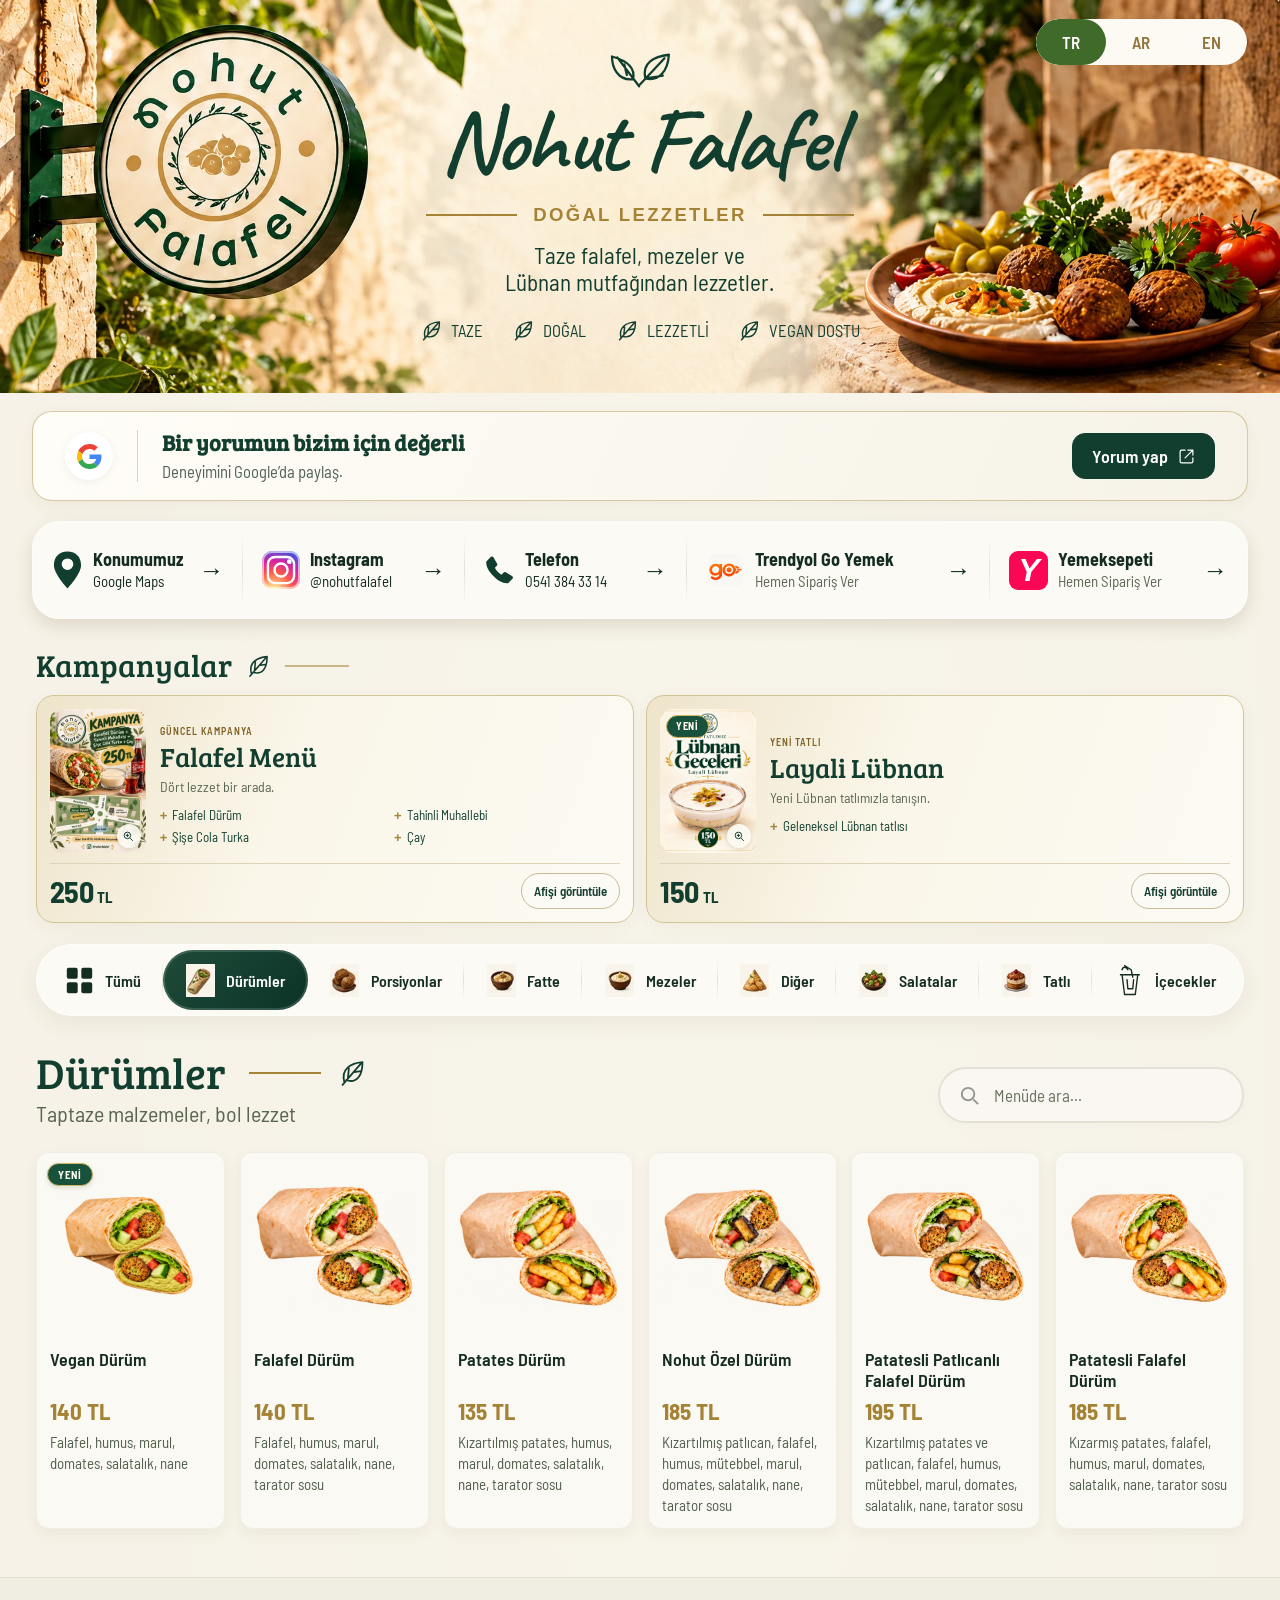
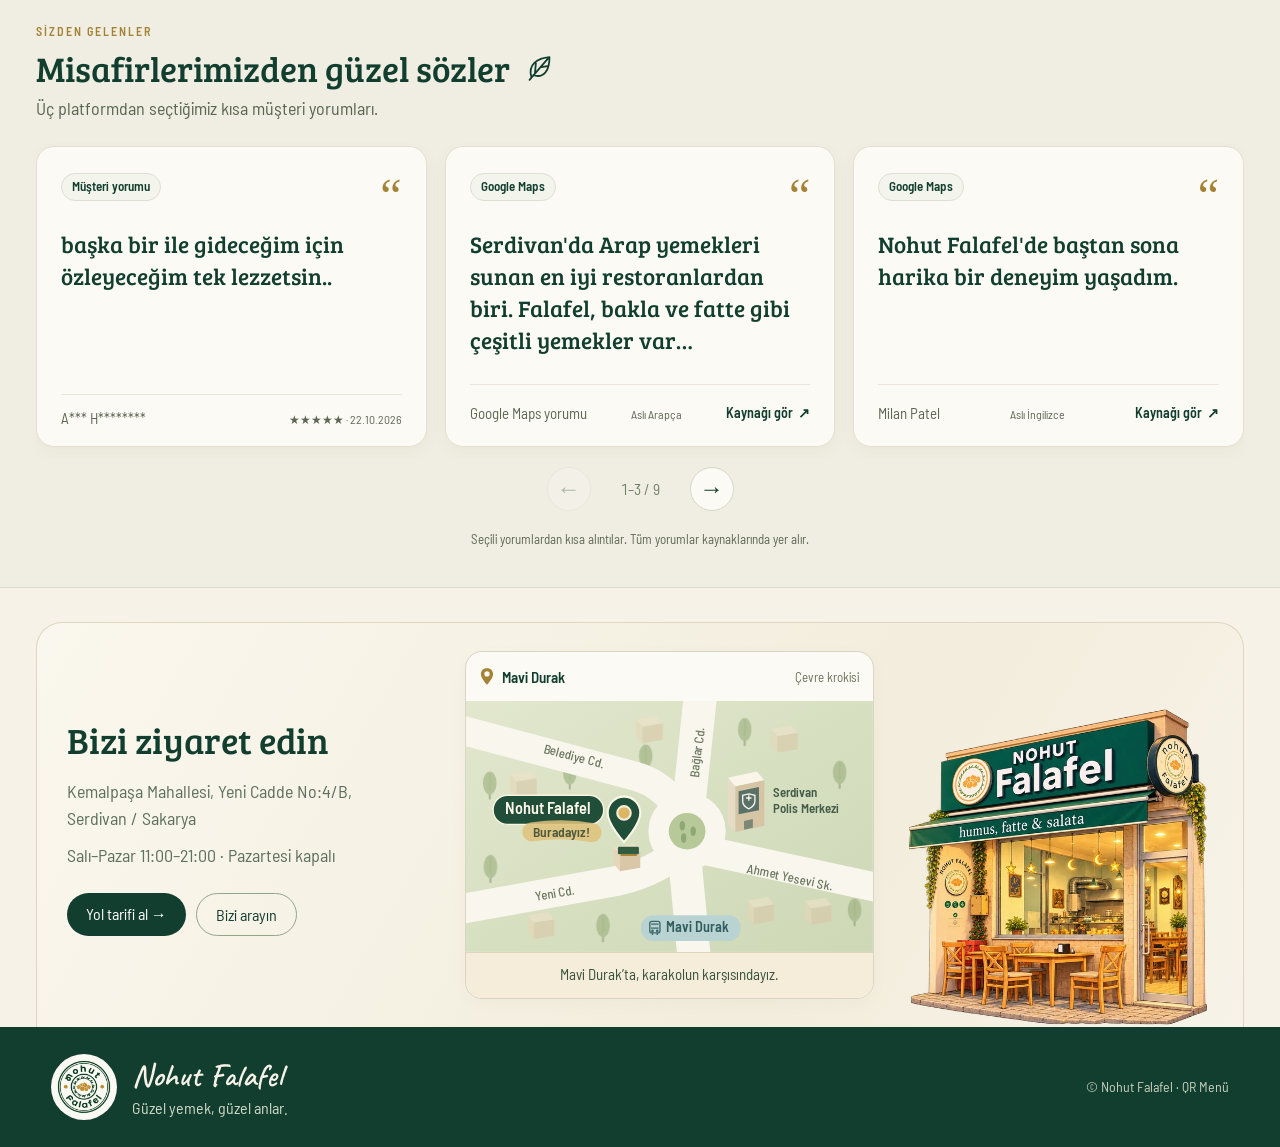
<file: index.html>
<!doctype html>
<html lang="tr"><head>
<meta charset="utf-8"><meta name="viewport" content="width=device-width,initial-scale=1,viewport-fit=cover"><meta name="theme-color" content="#123e30">
<title>Nohut Falafel | Menü • Menu</title><meta name="description" content="Nohut Falafel Serdivan: falafel, dürüm, fatte, mezeler, salatalar ve içecekler. Turkish, Arabic and English QR menu.">
<link rel="icon" href="assets/nohut-logo.webp?v=20261028-brand1"><link rel="preload" href="assets/hero.webp" as="image" fetchpriority="high"><link rel="stylesheet" href="fonts.css?v=20261025-readability1"><link rel="stylesheet" href="menu.css?v=20261119-availability1"><script src="menu-data.js?v=20261119-availability1" defer></script><script src="menu-ar.js?v=20261114-one-falafel" defer></script><script src="menu.js?v=20261119-availability1" defer></script>
<link rel="stylesheet" href="campaigns.css?v=20261105-campaigns"><script src="campaigns-data.js?v=20261105-campaigns" defer></script><script src="campaigns.js?v=20261105-campaigns" defer></script>
<script src="cms-live.js?v=20261119-availability1" defer></script><script src="cms-pos-live.js?v=20261120-managed1" defer></script>
<style id="review-invite-styles">
.review-invite{position:relative;display:flex;align-items:center;gap:clamp(12px,2vw,24px);margin:18px 2.5% 43px;padding:18px clamp(16px,2.5vw,36px);border:1px solid #a583366b;border-radius:20px;background:linear-gradient(115deg,#fffdf7,#f6f2e7);box-shadow:0 5px 16px #5949250d;color:#123e30}
.review-invite-logo{display:grid;place-items:center;flex:0 0 48px;width:48px;height:48px;border-radius:50%;background:#fff;box-shadow:0 2px 8px #123e3010}
.review-invite-logo svg{display:block;width:25px;height:25px}
.review-invite-copy{flex:1;min-width:0;border-inline-start:1px solid #a5833655;padding-inline-start:clamp(12px,2vw,24px)}
.review-invite-title{margin:0;font-size:clamp(19px,1.7vw,25px);font-weight:600;line-height:1.18;text-wrap:balance}
.review-invite-copy p{margin:5px 0 0;font-size:clamp(15px,1.3vw,18px);line-height:1.3;color:#526458}
.review-invite-action{display:inline-flex;justify-content:center;align-items:center;gap:10px;flex-shrink:0;min-height:46px;padding:11px 19px;border:1px solid #123e30;border-radius:13px;background:#123e30;color:#fff;font-size:18px;font-weight:600;line-height:1.15;transition:background .18s,box-shadow .18s}
.review-invite-action:hover{background:#205540;box-shadow:0 3px 10px #123e3020}
.review-invite-action svg{width:17px;height:17px;flex-shrink:0}
@media(max-width:560px){.review-invite{gap:10px;margin-top:14px;padding:14px 12px;border-radius:16px}.review-invite-logo{flex-basis:34px;width:34px;height:34px}.review-invite-logo svg{width:21px;height:21px}.review-invite-copy{padding-inline-start:10px}.review-invite-title{font-size:18px}.review-invite-copy p{font-size:14px}.review-invite-action{gap:6px;font-size:16px;padding:10px 12px;min-height:44px;border-radius:11px}}
@media(max-width:359px){.review-invite{flex-wrap:wrap}.review-invite-copy{flex-basis:calc(100% - 44px)}.review-invite-action{margin-inline-start:44px}}
@media(prefers-reduced-motion:reduce){.review-invite-action{transition:none}}
</style>
</head><body>
<a class="skip-link" href="#fullMenu" data-tr="Menüye geç" data-ar="انتقل إلى القائمة" data-en="Skip to menu">Menüye geç</a>
<div class="page">
<header class="hero" aria-labelledby="brandTitle">
<div class="languages" aria-label="Language / Dil / اللغة"><button id="tr" type="button" aria-label="Türkçe" aria-pressed="true">TR</button><button id="ar" type="button" aria-label="العربية" aria-pressed="false">AR</button><button id="en" type="button" aria-label="English" aria-pressed="false">EN</button></div>
<div class="hero-copy"><svg class="hero-leaves" aria-hidden="true" viewBox="0 0 80 46"><use href="#leaves"/></svg><h1 id="brandTitle">Nohut Falafel</h1><div class="tagline"><span data-tr="DOĞAL LEZZETLER" data-ar="نكهات طبيعية" data-en="NATURAL FLAVOURS">DOĞAL LEZZETLER</span></div><p class="hero-description" data-tr="Taze falafel, mezeler ve|Lübnan mutfağından lezzetler." data-ar="فلافل طازجة ومقبلات شهية|ونكهات لبنانية أصيلة." data-en="Fresh falafel, tasty appetizers|and authentic Lebanese flavours.">Taze falafel, mezeler ve<br>Lübnan mutfağından lezzetler.</p><ul class="qualities">
<li><svg aria-hidden="true"><use href="#leaf"/></svg><span data-tr="TAZE" data-ar="طازج" data-en="FRESH">TAZE</span></li><li><svg aria-hidden="true"><use href="#leaf"/></svg><span data-tr="DOĞAL" data-ar="طبيعي" data-en="NATURAL">DOĞAL</span></li><li><svg aria-hidden="true"><use href="#leaf"/></svg><span data-tr="LEZZETLİ" data-ar="لذيذ" data-en="DELICIOUS">LEZZETLİ</span></li><li><svg aria-hidden="true"><use href="#leaf"/></svg><span data-tr="VEGAN DOSTU" data-ar="خيارات نباتية" data-en="VEGAN FRIENDLY">VEGAN DOSTU</span></li></ul></div>
</header>
<section class="review-invite" aria-labelledby="reviewInviteTitle">
  <span class="review-invite-logo" aria-hidden="true"><svg viewBox="0 0 48 48" focusable="false"><path fill="#EA4335" d="M24 9.5c3.54 0 6.71 1.22 9.21 3.6l6.85-6.85C35.9 2.38 30.47 0 24 0 14.62 0 6.51 5.38 2.56 13.22l7.98 6.19C12.43 13.72 17.74 9.5 24 9.5Z"/><path fill="#4285F4" d="M46.98 24.55c0-1.57-.15-3.09-.38-4.55H24v9.02h12.94c-.58 2.96-2.26 5.48-4.78 7.18l7.73 6c4.51-4.18 7.09-10.36 7.09-17.65Z"/><path fill="#FBBC05" d="M10.53 28.59a14.4 14.4 0 0 1 0-9.18l-7.98-6.19A23.7 23.7 0 0 0 0 24c0 3.87.93 7.53 2.56 10.78l7.97-6.19Z"/><path fill="#34A853" d="M24 48c6.48 0 11.93-2.13 15.91-5.8l-7.73-6c-2.15 1.45-4.92 2.3-8.18 2.3-6.26 0-11.57-4.22-13.47-9.91l-7.98 6.19C6.51 42.62 14.62 48 24 48Z"/></svg></span>
  <div class="review-invite-copy"><h2 class="review-invite-title" id="reviewInviteTitle" data-tr="Bir yorumun bizim için değerli" data-ar="رأيك يهمّنا" data-en="Your review means a lot to us">Bir yorumun bizim için değerli</h2><p data-tr="Deneyimini Google’da paylaş." data-ar="شاركنا تجربتك على Google." data-en="Share your experience on Google.">Deneyimini Google’da paylaş.</p></div>
  <a class="review-invite-action" href="https://search.google.com/local/writereview?placeid=ChIJq7yVRc2zzBQR3r4tNPr_j9I" target="_blank" rel="noopener noreferrer"><span data-tr="Yorum yap" data-ar="اكتب تقييمًا" data-en="Leave a review">Yorum yap</span><svg aria-hidden="true" focusable="false" viewBox="0 0 24 24" fill="none" stroke="currentColor" stroke-width="1.7" stroke-linecap="round" stroke-linejoin="round"><path d="M14 3h7v7M21 3 10 14M10 3H5a2 2 0 0 0-2 2v14a2 2 0 0 0 2 2h14a2 2 0 0 0 2-2v-5"/></svg></a>
</section>
<nav class="contact-strip" aria-label="Nohut Falafel links">
<a href="https://maps.app.goo.gl/q3GJZfhSuJXXo8o87" target="_blank" rel="noopener noreferrer"><svg class="contact-icon" aria-hidden="true"><use href="#pin"/></svg><span class="contact-copy"><strong data-tr="Konumumuz" data-ar="موقعنا" data-en="Find us">Konumumuz</strong><small>Google Maps</small></span><span class="arrow" aria-hidden="true">→</span></a>
<a href="https://www.instagram.com/nohutfalafel/" target="_blank" rel="noopener noreferrer"><span class="instagram-icon" aria-hidden="true"><svg viewBox="0 0 32 32"><rect x="5" y="5" width="22" height="22" rx="6"/><circle cx="16" cy="16" r="5.5"/><circle cx="23" cy="9" r="1"/></svg></span><span class="contact-copy"><strong>Instagram</strong><small dir="ltr">@nohutfalafel</small></span><span class="arrow" aria-hidden="true">→</span></a>
<a href="tel:+905413843314"><svg class="contact-icon" aria-hidden="true"><use href="#phone"/></svg><span class="contact-copy"><strong data-tr="Telefon" data-ar="الهاتف" data-en="Phone">Telefon</strong><small dir="ltr">0541 384 33 14</small></span><span class="arrow" aria-hidden="true">→</span></a>
<a class="delivery-link" href="https://tgoyemek.com/restoranlar/316490" target="_blank" rel="noopener noreferrer"><img class="trendyol-logo" src="assets/trendyol-go.png?v=20261025-logo1" alt="Trendyol Go" width="39" height="39" decoding="async"><span class="contact-copy"><strong>Trendyol Go Yemek</strong><small data-tr="Hemen Sipariş Ver" data-ar="اطلب الآن" data-en="Order online">Hemen Sipariş Ver</small></span><span class="arrow" aria-hidden="true">→</span></a>
<a class="delivery-link" href="https://www.yemeksepeti.com/restaurant/q6kx/nohut-falafel" target="_blank" rel="noopener noreferrer"><span class="yemeksepeti-icon" aria-hidden="true">Y</span><span class="contact-copy"><strong>Yemeksepeti</strong><small data-tr="Hemen Sipariş Ver" data-ar="اطلب الآن" data-en="Order online">Hemen Sipariş Ver</small></span><span class="arrow" aria-hidden="true">→</span></a>
</nav>
<main class="content">
<noscript class="menu-unavailable">Menüyü görüntülemek için JavaScript’i etkinleştirin. Yardım için: <a href="tel:+905413843314">0541 384 33 14</a>.<br>Enable JavaScript to view the menu, or call us.<br><span lang="ar" dir="rtl">فعّل JavaScript لعرض القائمة، أو اتصل بنا للمساعدة.</span></noscript>
<section class="campaigns" id="campaigns" aria-labelledby="campaignsTitle" hidden><div class="campaigns-heading"><h2 id="campaignsTitle">Kampanyalar</h2><svg aria-hidden="true"><use href="#leaf"/></svg></div><div class="campaigns-list" id="campaignsList"></div><div class="campaigns-pagination" id="campaignsPagination" role="group"></div></section>
<nav class="category-nav" id="categories" aria-label="Menü kategorileri"></nav>
<section id="fullMenu" aria-labelledby="sectionTitle"><div class="menu-toolbar"><div class="section-heading"><div class="title-line"><h2 id="sectionTitle">Dürümler</h2><span class="gold-rule" aria-hidden="true"></span><svg aria-hidden="true"><use href="#leaf"/></svg></div><p id="sectionDescription">Taptaze malzemeler, bol lezzet</p></div><label class="search"><svg aria-hidden="true" viewBox="0 0 24 24"><circle cx="10.5" cy="10.5" r="6.5"/><path d="m16 16 5 5"/></svg><input type="search" id="search" autocomplete="off" aria-label="Menüde ara" placeholder="Menüde ara..."></label></div><div class="menu-grid" id="grid"></div><p class="empty" id="empty" hidden></p><span class="sr-only" id="counter" role="status" aria-live="polite"></span></section></main>
<section class="reviews-section" id="reviews" aria-labelledby="reviewsTitle">
  <div class="reviews-inner">
    <div class="reviews-heading"><span class="reviews-eyebrow" data-tr="SİZDEN GELENLER" data-ar="تقييمات الزبائن" data-en="CUSTOMER REVIEWS">SİZDEN GELENLER</span><div class="reviews-title-line"><h2 id="reviewsTitle" data-tr="Misafirlerimizden güzel sözler" data-ar="ماذا يقول زبائننا؟" data-en="What Our Customers Say">Misafirlerimizden güzel sözler</h2><svg aria-hidden="true"><use href="#leaf"/></svg></div><p data-tr="Üç platformdan seçtiğimiz kısa müşteri yorumları." data-ar="مختارات من تقييمات زبائننا على Google Maps وTrendyol Go وYemeksepeti." data-en="Customer feedback from Google Maps, Trendyol Go and Yemeksepeti.">Üç platformdan seçtiğimiz kısa müşteri yorumları.</p></div>
    <div class="reviews-grid" id="reviewsTrack" tabindex="0" role="region" aria-labelledby="reviewsTitle">
      <figure class="review-card" data-review-id="customer-20261022-ah">
        <div class="review-card-top"><span class="review-platform" data-tr="Müşteri yorumu" data-ar="رأي أحد زبائننا" data-en="Customer review">Müşteri yorumu</span><span class="review-quote-mark" aria-hidden="true">“</span></div>
        <blockquote><p data-tr="başka bir ile gideceğim için özleyeceğim tek lezzetsin.." data-ar="سأنتقل إلى مدينة أخرى، وطعم أكلكم هو الوحيد الذي سأشتاق إليه." data-en="I&#39;m moving to another city, and yours is the only food I&#39;ll miss.">başka bir ile gideceğim için özleyeceğim tek lezzetsin..</p></blockquote>
        <figcaption><span class="review-author" dir="ltr">A*** H********</span><small class="review-translation"><span aria-hidden="true">★★★★★</span><span class="sr-only" data-tr="5 üzerinden 5" data-ar="5 من 5" data-en="5 out of 5">5 üzerinden 5</span> · <time datetime="2026-10-22">22.10.2026</time></small></figcaption>
      </figure>
      <figure class="review-card">
        <div class="review-card-top"><span class="review-platform google">Google Maps</span><span class="review-quote-mark" aria-hidden="true">“</span></div>
        <blockquote cite="https://www.google.com/maps/place/Nohut+Falafel/@40.7650391,30.3602224,17z/data=!4m8!3m7!1s0x14ccb3cd4595bcab:0xd28ffffa342dbede!8m2!3d40.7650391!4d30.3602224!9m1!1b1!16s%2Fg%2F11wjq__p26?hl=ar"><p data-tr="Serdivan&#39;da Arap yemekleri sunan en iyi restoranlardan biri. Falafel, bakla ve fatte gibi çeşitli yemekler var…" data-ar="من افضل المطاعم اللتي تقدم الوجبات العربية في منطقة سيرديفان اوصي به يقدم اطباق متنوعة لوجبات الفلافل والفول واطباق الفتة…" data-en="One of the best places for Arabic food in Serdivan, serving falafel, fava beans and fatteh…">Serdivan&#39;da Arap yemekleri sunan en iyi restoranlardan biri. Falafel, bakla ve fatte gibi çeşitli yemekler var…</p></blockquote>
        <figcaption><span class="review-author" data-tr="Google Maps yorumu" data-ar="تقييم على Google Maps" data-en="Google Maps reviewer">Google Maps yorumu</span><small class="review-translation" data-tr="Aslı Arapça" data-ar="الأصل بالعربية" data-en="Originally in Arabic">Aslı Arapça</small><a class="review-source" href="https://www.google.com/maps/place/Nohut+Falafel/@40.7650391,30.3602224,17z/data=!4m8!3m7!1s0x14ccb3cd4595bcab:0xd28ffffa342dbede!8m2!3d40.7650391!4d30.3602224!9m1!1b1!16s%2Fg%2F11wjq__p26?hl=ar" target="_blank" rel="noopener noreferrer"><span data-tr="Kaynağı gör" data-ar="عرض المصدر" data-en="View source">Kaynağı gör</span><span aria-hidden="true">↗</span></a></figcaption>
      </figure>
      <figure class="review-card">
        <div class="review-card-top"><span class="review-platform google">Google Maps</span><span class="review-quote-mark" aria-hidden="true">“</span></div>
        <blockquote cite="https://fr.restaurantguru.com/Nohut-Falafel-Sakarya"><p data-tr="Nohut Falafel&#39;de baştan sona harika bir deneyim yaşadım." data-ar="كانت تجربتي في نوهوت فلافل ممتازة من البداية للنهاية." data-en="I had the pleasure of dining at Nohut Falafel, and it was an outstanding experience from start to finish.">Nohut Falafel&#39;de baştan sona harika bir deneyim yaşadım.</p></blockquote>
        <figcaption><span class="review-author" data-tr="Milan Patel" data-ar="Milan Patel" data-en="Milan Patel">Milan Patel</span><small class="review-translation" data-tr="Aslı İngilizce" data-ar="الأصل بالإنجليزية" data-en="Originally in English">Aslı İngilizce</small><a class="review-source" href="https://fr.restaurantguru.com/Nohut-Falafel-Sakarya" target="_blank" rel="noopener noreferrer"><span data-tr="Kaynağı gör" data-ar="عرض المصدر" data-en="View source">Kaynağı gör</span><span aria-hidden="true">↗</span></a></figcaption>
      </figure>
      <figure class="review-card">
        <div class="review-card-top"><span class="review-platform google">Google Maps</span><span class="review-quote-mark" aria-hidden="true">“</span></div>
        <blockquote cite="https://www.google.com/maps/place/Nohut+Falafel/@40.7650391,30.3602224,17z/data=!4m8!3m7!1s0x14ccb3cd4595bcab:0xd28ffffa342dbede!8m2!3d40.7650391!4d30.3602224!9m1!1b1!16s%2Fg%2F11wjq__p26?hl=fr&amp;entry=ttu&amp;g_ep=EgoyMDI2MTAyMC4wIKXMDSoASAFQAw%3D%3D"><p data-tr="Ürünler tazecik lezzetli." data-ar="الأكل طازج جدًا ولذيذ." data-en="The food is really fresh and tasty.">Ürünler tazecik lezzetli.</p></blockquote>
        <figcaption><span class="review-author" data-tr="E. Gündüz" data-ar="E. Gündüz" data-en="E. Gündüz">E. Gündüz</span><a class="review-source" href="https://www.google.com/maps/place/Nohut+Falafel/@40.7650391,30.3602224,17z/data=!4m8!3m7!1s0x14ccb3cd4595bcab:0xd28ffffa342dbede!8m2!3d40.7650391!4d30.3602224!9m1!1b1!16s%2Fg%2F11wjq__p26?hl=fr&amp;entry=ttu&amp;g_ep=EgoyMDI2MTAyMC4wIKXMDSoASAFQAw%3D%3D" target="_blank" rel="noopener noreferrer"><span data-tr="Kaynağı gör" data-ar="عرض المصدر" data-en="View source">Kaynağı gör</span><span aria-hidden="true">↗</span></a></figcaption>
      </figure>
      <figure class="review-card">
        <div class="review-card-top"><span class="review-platform trendyol">Trendyol Go</span><span class="review-quote-mark" aria-hidden="true">“</span></div>
        <blockquote cite="https://tgoyemek.com/restoranlar/316490"><p data-tr="Harikasınız. Her şey çok lezzetli" data-ar="أنتم رائعون، وكل شيء لذيذ جدًا!" data-en="You&#39;re amazing! Everything is delicious.">Harikasınız. Her şey çok lezzetli</p></blockquote>
        <figcaption><span class="review-author" data-tr="Trendyol Go müşterisi" data-ar="أحد زبائن Trendyol Go" data-en="Trendyol Go customer">Trendyol Go müşterisi</span><a class="review-source" href="https://tgoyemek.com/restoranlar/316490" target="_blank" rel="noopener noreferrer"><span data-tr="Kaynağı gör" data-ar="عرض المصدر" data-en="View source">Kaynağı gör</span><span aria-hidden="true">↗</span></a></figcaption>
      </figure>
      <figure class="review-card">
        <div class="review-card-top"><span class="review-platform yemeksepeti">Yemeksepeti</span><span class="review-quote-mark" aria-hidden="true">“</span></div>
        <blockquote cite="https://www.yemeksepeti.com/en/restaurant/q6kx/nohut-falafel/reviews"><p data-tr="Lezzetli ve doyurucuydu ellerinize sağlık." data-ar="الأكل كان لذيذًا ومشبعًا، يعطيكم العافية!" data-en="Delicious and filling — compliments to the chef!">Lezzetli ve doyurucuydu ellerinize sağlık.</p></blockquote>
        <figcaption><span class="review-author" data-tr="Yemeksepeti müşterisi" data-ar="أحد زبائن Yemeksepeti" data-en="Yemeksepeti customer">Yemeksepeti müşterisi</span><a class="review-source" href="https://www.yemeksepeti.com/en/restaurant/q6kx/nohut-falafel/reviews" target="_blank" rel="noopener noreferrer"><span data-tr="Kaynağı gör" data-ar="عرض المصدر" data-en="View source">Kaynağı gör</span><span aria-hidden="true">↗</span></a></figcaption>
      </figure>
      <figure class="review-card">
        <div class="review-card-top"><span class="review-platform google">Google Maps</span><span class="review-quote-mark" aria-hidden="true">“</span></div>
        <blockquote cite="https://www.google.com/maps/place/Nohut+Falafel/@40.7650391,30.3602224,17z/data=!4m8!3m7!1s0x14ccb3cd4595bcab:0xd28ffffa342dbede!8m2!3d40.7650391!4d30.3602224!9m1!1b1!16s%2Fg%2F11wjq__p26?hl=fr&amp;entry=ttu&amp;g_ep=EgoyMDI2MTAyMC4wIKXMDSoASAFQAw%3D%3D"><p data-tr="Çok iyi bir Lübnan restoranı." data-ar="مطعم لبناني ممتاز." data-en="A really good Lebanese restaurant.">Çok iyi bir Lübnan restoranı.</p></blockquote>
        <figcaption><span class="review-author">Temsi<small class="review-translation" data-tr="Fransızcadan çevrildi" data-ar="مترجم من الفرنسية" data-en="Translated from French">Fransızcadan çevrildi</small></span><a class="review-source" href="https://www.google.com/maps/place/Nohut+Falafel/@40.7650391,30.3602224,17z/data=!4m8!3m7!1s0x14ccb3cd4595bcab:0xd28ffffa342dbede!8m2!3d40.7650391!4d30.3602224!9m1!1b1!16s%2Fg%2F11wjq__p26?hl=fr&amp;entry=ttu&amp;g_ep=EgoyMDI2MTAyMC4wIKXMDSoASAFQAw%3D%3D" target="_blank" rel="noopener noreferrer"><span data-tr="Kaynağı gör" data-ar="عرض المصدر" data-en="View source">Kaynağı gör</span><span aria-hidden="true">↗</span></a></figcaption>
      </figure>
      <figure class="review-card">
        <div class="review-card-top"><span class="review-platform trendyol">Trendyol Go</span><span class="review-quote-mark" aria-hidden="true">“</span></div>
        <blockquote cite="https://tgoyemek.com/restoranlar/316490"><p data-tr="Elinize sağlık bayıldık" data-ar="تسلم إيديكم، الأكل عجبنا كثير!" data-en="We loved it — compliments to the chef!">Elinize sağlık bayıldık</p></blockquote>
        <figcaption><span class="review-author" data-tr="Trendyol Go müşterisi" data-ar="أحد زبائن Trendyol Go" data-en="Trendyol Go customer">Trendyol Go müşterisi</span><a class="review-source" href="https://tgoyemek.com/restoranlar/316490" target="_blank" rel="noopener noreferrer"><span data-tr="Kaynağı gör" data-ar="عرض المصدر" data-en="View source">Kaynağı gör</span><span aria-hidden="true">↗</span></a></figcaption>
      </figure>
      <figure class="review-card">
        <div class="review-card-top"><span class="review-platform yemeksepeti">Yemeksepeti</span><span class="review-quote-mark" aria-hidden="true">“</span></div>
        <blockquote cite="https://www.yemeksepeti.com/en/restaurant/q6kx/nohut-falafel/reviews"><p data-tr="her zaman taze ve lezzetli" data-ar="دائمًا طازج ولذيذ." data-en="Always fresh and delicious.">her zaman taze ve lezzetli</p></blockquote>
        <figcaption><span class="review-author" data-tr="Yemeksepeti müşterisi" data-ar="أحد زبائن Yemeksepeti" data-en="Yemeksepeti customer">Yemeksepeti müşterisi</span><a class="review-source" href="https://www.yemeksepeti.com/en/restaurant/q6kx/nohut-falafel/reviews" target="_blank" rel="noopener noreferrer"><span data-tr="Kaynağı gör" data-ar="عرض المصدر" data-en="View source">Kaynağı gör</span><span aria-hidden="true">↗</span></a></figcaption>
      </figure>
    </div>
    <div class="reviews-controls">
      <button class="review-nav" id="reviewsPrev" type="button" aria-controls="reviewsTrack" disabled><span aria-hidden="true">←</span><span class="sr-only" data-tr="Önceki yorumlar" data-ar="الآراء السابقة" data-en="Previous reviews">Önceki yorumlar</span></button>
      <span class="reviews-position" id="reviewsPosition" dir="ltr" role="status" aria-live="polite">1–3 / 9</span>
      <button class="review-nav" id="reviewsNext" type="button" aria-controls="reviewsTrack"><span aria-hidden="true">→</span><span class="sr-only" data-tr="Sonraki yorumlar" data-ar="الآراء التالية" data-en="Next reviews">Sonraki yorumlar</span></button>
    </div>
    <p class="reviews-note" data-tr="Seçili yorumlardan kısa alıntılar. Tüm yorumlar kaynaklarında yer alır." data-ar="مقتطفات من تقييمات أصلية بالعربية والإنجليزية، وتعليقات مترجمة من التركية. يمكنكم مراجعة المصادر عبر الروابط." data-en="Original Arabic and English review excerpts, plus translations of Turkish reviews. Check the source links for full reviews.">Seçili yorumlardan kısa alıntılar. Tüm yorumlar kaynaklarında yer alır.</p>
  </div>
</section>
<section class="visit" aria-labelledby="visitTitle"><div class="visit-inner"><div class="visit-copy"><h2 id="visitTitle" data-tr="Bizi ziyaret edin" data-ar="زورونا" data-en="Visit us">Bizi ziyaret edin</h2><p>Kemalpaşa Mahallesi, Yeni Cadde No:4/B, Serdivan / Sakarya</p><p data-tr="Salı–Pazar 11:00–21:00 · Pazartesi kapalı" data-ar="الثلاثاء–الأحد ⁦11:00–21:00⁩ · مغلق يوم الاثنين" data-en="Tue–Sun 11:00–21:00 · Closed Mondays">Salı–Pazar 11:00–21:00 · Pazartesi kapalı</p><div class="visit-actions"><a href="https://maps.app.goo.gl/q3GJZfhSuJXXo8o87" target="_blank" rel="noopener noreferrer" data-tr="Yol tarifi al →" data-ar="الاتجاهات ←" data-en="Get directions →">Yol tarifi al →</a><a href="tel:+905413843314" data-tr="Bizi arayın" data-ar="اتصل بنا" data-en="Call us">Bizi arayın</a></div></div><div class="visit-map"><div class="visit-map-heading"><span><svg aria-hidden="true" viewBox="0 0 32 40"><use href="#pin"/></svg><strong>Mavi Durak</strong></span><span class="visit-map-label" data-tr="Çevre krokisi" data-ar="خريطة مبسطة" data-en="Local guide">Çevre krokisi</span></div><a class="visit-sketch" href="https://maps.app.goo.gl/q3GJZfhSuJXXo8o87" target="_blank" rel="noopener noreferrer"><svg class="visit-sketch-svg" viewBox="0 0 600 370" xmlns="http://www.w3.org/2000/svg" aria-hidden="true" focusable="false">
<defs><linearGradient id="localGround" x2="1" y2="1"><stop stop-color="#e2e7cd"/><stop offset="1" stop-color="#cdd8b6"/></linearGradient>
<g id="localTree"><path d="M0 7v15" stroke="#8a9672" stroke-width="3" stroke-linecap="round"/><ellipse cy="-1" rx="10" ry="17" fill="#99ad7b"/><path d="M0-15v24" stroke="#7e9865" stroke-width="2" opacity=".5"/></g>
<g id="localHouse"><path d="m0 5 30-5 9 11-30 5Z" fill="#eee1c8"/><path d="m9 16 30-5v24l-30 5Z" fill="#d9c7a7"/><path d="M0 5v24l9 11V16Z" fill="#e6d6b8"/></g></defs>
<rect width="600" height="370" fill="url(#localGround)"/>
<g opacity=".6"><use href="#localHouse" x="65" y="103"/><use href="#localHouse" x="251" y="22"/><use href="#localHouse" x="450" y="36"/><use href="#localHouse" x="500" y="290"/><use href="#localHouse" x="91" y="311"/><use href="#localHouse" x="415" y="289"/>
<use href="#localTree" x="35" y="122"/><use href="#localTree" x="153" y="107"/><use href="#localTree" x="265" y="82"/><use href="#localTree" x="411" y="43"/><use href="#localTree" x="551" y="106"/><use href="#localTree" x="573" y="309"/><use href="#localTree" x="202" y="332"/><use href="#localTree" x="36" y="245"/></g>
<g fill="none" stroke="#f9f7ed" stroke-linecap="round" stroke-linejoin="round"><path d="M347-20 330 139Q325 157 318 174Q306 209 323 237L338 395" stroke-width="49"/><path d="M-25 38 250 111Q292 123 317 164" stroke-width="43"/><path d="M-20 309 224 265Q273 254 310 226" stroke-width="44"/><path d="M338 217 620 278" stroke-width="43"/><circle cx="326" cy="192" r="42" stroke-width="30"/></g>
<circle cx="326" cy="192" r="27" fill="#b7c899"/>
<g fill="#8ea776"><ellipse cx="319" cy="184" rx="4" ry="7"/><ellipse cx="335" cy="192" rx="4" ry="7"/><ellipse cx="321" cy="202" rx="4" ry="7"/></g>
<g class="local-road-labels" fill="#6b775f" font-size="19" font-weight="500"><text x="113" y="76" transform="rotate(15 113 76)">Belediye Cd.</text><text x="343" y="114" transform="rotate(-83 343 114)">Bağlar Cd.</text><text x="103" y="295" transform="rotate(-10 103 295)">Yeni Cd.</text><text x="413" y="253" transform="rotate(12 413 253)">Ahmet Yesevi Sk.</text></g>
<g transform="translate(386 101)"><path d="m0 12 43-9 11 13-43 9Z" fill="#faf5e8"/><path d="m11 25 43-9v67l-43 9Z" fill="#d5c5a5"/><path d="M0 12v67l11 13V25Z" fill="#e6dbc4"/><path d="m16 32 30-6v34l-30 6Z" fill="#5b7168"/><path d="m31 36 9 2v9q0 7-9 11-9-4-9-11v-9Z" fill="none" stroke="#f9f5e8" stroke-width="2"/><path d="M27 42h8m-4-4v8" stroke="#f9f5e8" stroke-width="2"/><path d="m24 76 13-3v13l-13 3Z" fill="#7c8775"/></g>
<text class="local-landmark" x="453" y="142" fill="#435c49" font-size="19" font-weight="600"><tspan x="453">Serdivan</tspan><tspan x="453" dy="23">Polis Merkezi</tspan></text>
<g transform="translate(218 211)"><use href="#localHouse"/><rect x="6" y="4" width="31" height="11" rx="2" fill="#315b40"/><path d="M10 16h24" stroke="#a58336" stroke-width="3"/></g>
<g transform="translate(233 208)"><path d="M0 0s-24-26-24-43a24 24 0 1 1 48 0C24-26 0 0 0 0Z" fill="#204e38" stroke="#fcf8e9" stroke-width="3"/><circle cy="-43" r="10" fill="#dbb764" stroke="#f7efdc" stroke-width="3"/></g>
<rect x="40" y="139" width="163" height="43" rx="21" fill="#204e38" stroke="#f9f4e2" stroke-width="2"/>
<text x="121" y="167" text-anchor="middle" fill="#fff9ec" font-size="24" font-weight="600">Nohut Falafel</text>
<path d="M97 193q47-7 89 1" stroke="#dfc17b" stroke-width="28" stroke-linecap="round" opacity=".85"/>
<text x="141" y="201" text-anchor="middle" fill="#4b593d" font-size="20" font-weight="600" data-tr="Buradayız!" data-ar="نحن هنا!" data-en="We’re here!">Buradayız!</text>
<g transform="translate(258 316)"><rect width="147" height="38" rx="18" fill="#b9d3d3"/><g transform="translate(13 9)" stroke="#3e696b" stroke-width="2" fill="none"><rect width="15" height="17" rx="3"/><path d="M2 4h11M2 10h11M4 17v3m7-3v3"/><circle cx="4" cy="14" r="1"/><circle cx="11" cy="14" r="1"/></g><text x="37" y="25" fill="#315d60" font-size="21" font-weight="600">Mavi Durak</text></g>
</svg><span class="visit-map-caption" data-tr="Mavi Durak’ta, karakolun karşısındayız." data-ar="تجدوننا في Mavi Durak، مقابل مركز الشرطة." data-en="Find us in Mavi Durak, opposite the police station.">Mavi Durak’ta, karakolun karşısındayız.</span></a></div><div class="visit-illustration" aria-hidden="true"><img src="assets/nohut-storefront-anime.webp?v=20261028-1" alt="" width="800" height="600" loading="lazy" decoding="async"></div></div></section>
<footer><img src="assets/nohut-logo.webp?v=20261028-brand1" alt="Nohut Falafel orijinal logo" width="66" height="66" loading="lazy"><div><span class="footer-brand">Nohut Falafel</span><p data-tr="Güzel yemek, güzel anlar." data-ar="أكل طيّب ولَمّة حلوة." data-en="Good food, good moments.">Güzel yemek, güzel anlar.</p></div><small>© Nohut Falafel · <span data-tr="QR Menü" data-ar="قائمة الطعام" data-en="QR Menu">QR Menü</span></small></footer></div>
<dialog class="campaign-viewer" id="campaignViewer" aria-labelledby="campaignViewerTitle"><figure><h2 class="sr-only" id="campaignViewerTitle">Kampanya</h2><button class="campaign-viewer-close" type="button" aria-label="Kapat">×</button><img alt="" width="768" height="1152" decoding="async"></figure></dialog>
<svg class="svg-defs" xmlns="http://www.w3.org/2000/svg" aria-hidden="true"><defs>
<symbol id="leaf" viewBox="0 0 32 32"><path d="M7 26C3 12 14 5 27 4c0 13-5 24-18 20M5 29 25 6M11 21l1-10m6 4 7-1" fill="none" stroke="currentColor" stroke-width="2" stroke-linecap="round" stroke-linejoin="round"/></symbol>
<symbol id="leaves" viewBox="0 0 80 46"><path d="M39 41 14 8m18 25C15 35 8 20 8 7c18 5 27 13 24 26Zm8 6L68 9M46 32C42 14 56 7 73 5c-1 18-11 31-27 27Zm0 0 20-3M25 28l-3-12" fill="none" stroke="currentColor" stroke-width="2.6" stroke-linecap="round" stroke-linejoin="round"/></symbol>
<symbol id="pin" viewBox="0 0 32 40"><path d="M16 1C7 1 2 7 2 15c0 9 14 24 14 24s14-15 14-24C30 7 25 1 16 1Zm0 19a6 6 0 1 1 0-12 6 6 0 0 1 0 12Z" fill="currentColor"/></symbol>
<symbol id="phone" viewBox="0 0 40 40"><path d="M9 3 3 9C1 20 20 39 31 37l6-6c1-2 0-3-2-4l-7-4c-2-1-3 1-5 3-4-2-7-5-9-9 2-2 4-3 3-5l-4-7c-1-2-2-3-4-2Z" fill="currentColor"/></symbol>
<symbol id="all" viewBox="0 0 32 32"><rect x="2" y="2" width="12" height="12" rx="2" fill="currentColor"/><rect x="18" y="2" width="12" height="12" rx="2" fill="currentColor"/><rect x="2" y="18" width="12" height="12" rx="2" fill="currentColor"/><rect x="18" y="18" width="12" height="12" rx="2" fill="currentColor"/></symbol>
<symbol id="drink" viewBox="0 0 32 40"><path d="m7 13 3 24h13l3-24Zm-2 0h23M10 2l8 5 2 9m-7 3 1 11h6l1-11M7 7c1-4 5-4 7 0" fill="none" stroke="currentColor" stroke-width="1.7" stroke-linejoin="round" stroke-linecap="round"/></symbol>
</defs></svg></body></html>
</file>
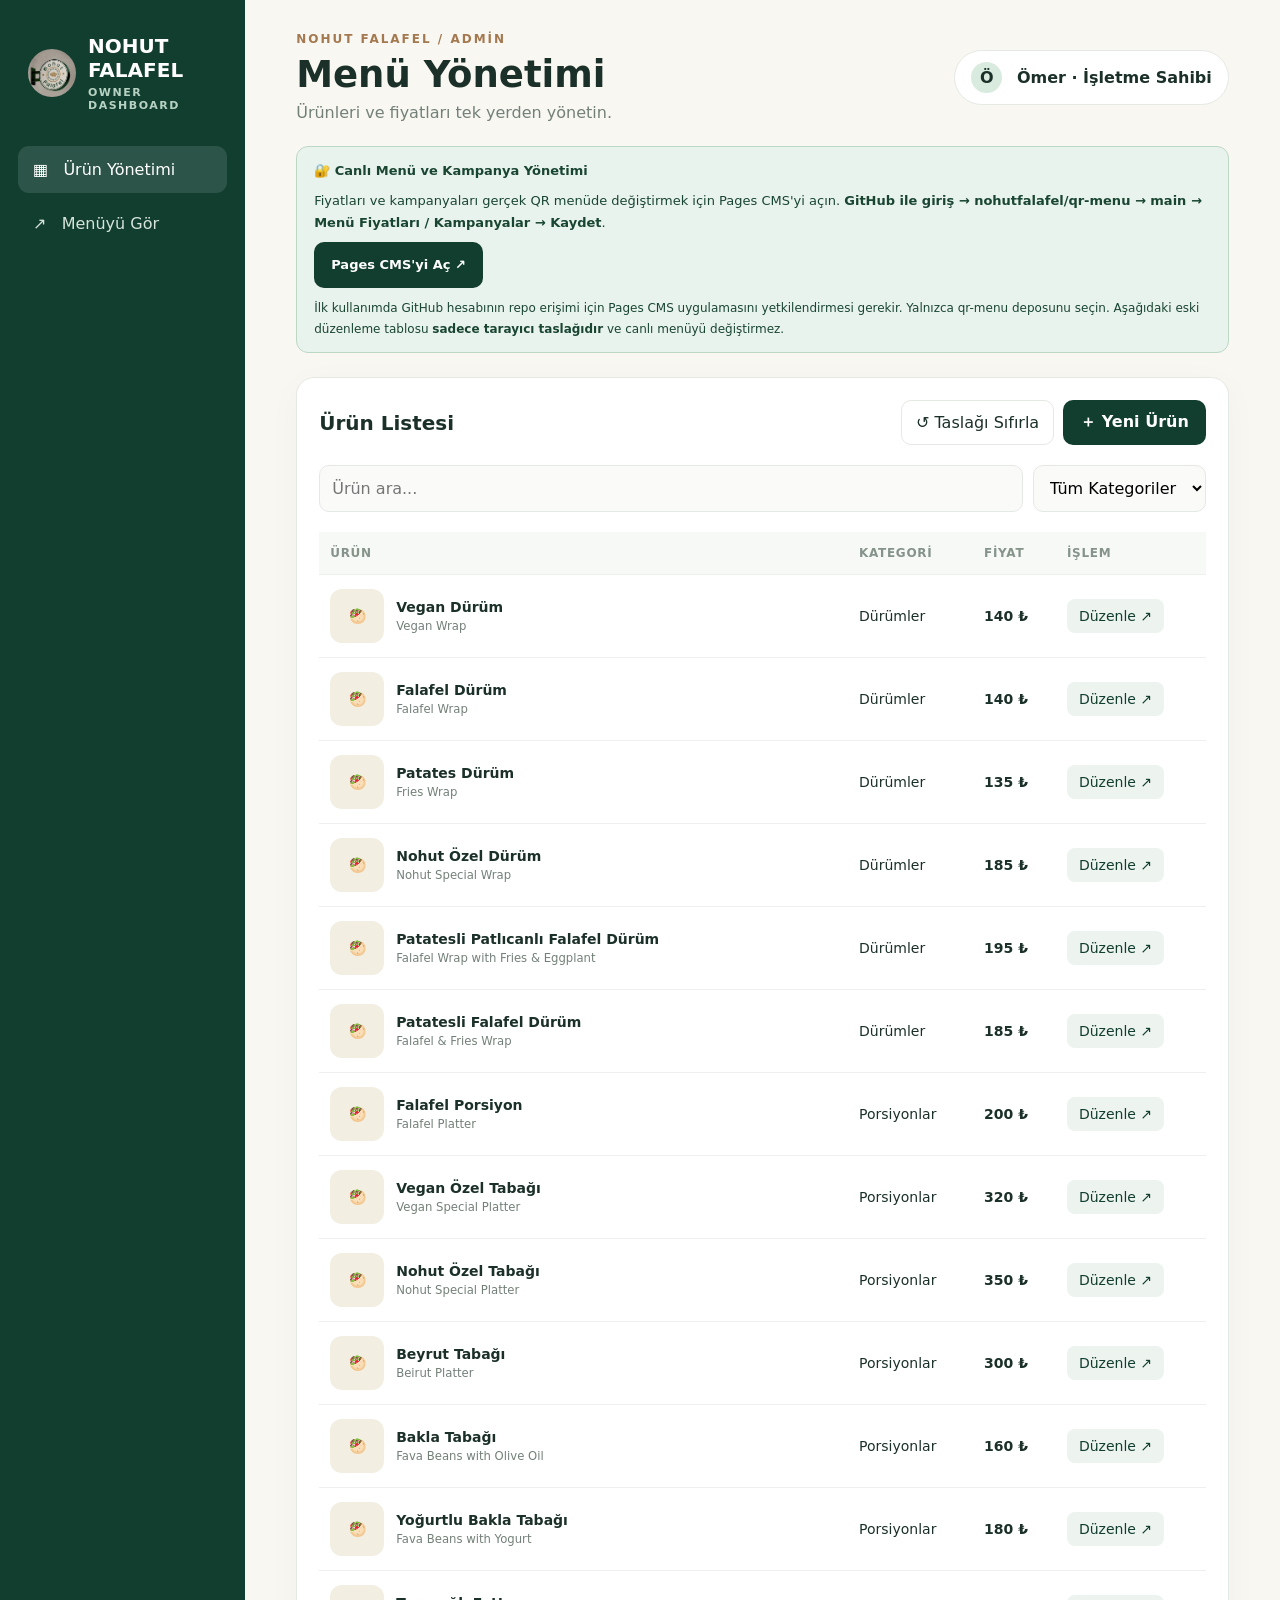
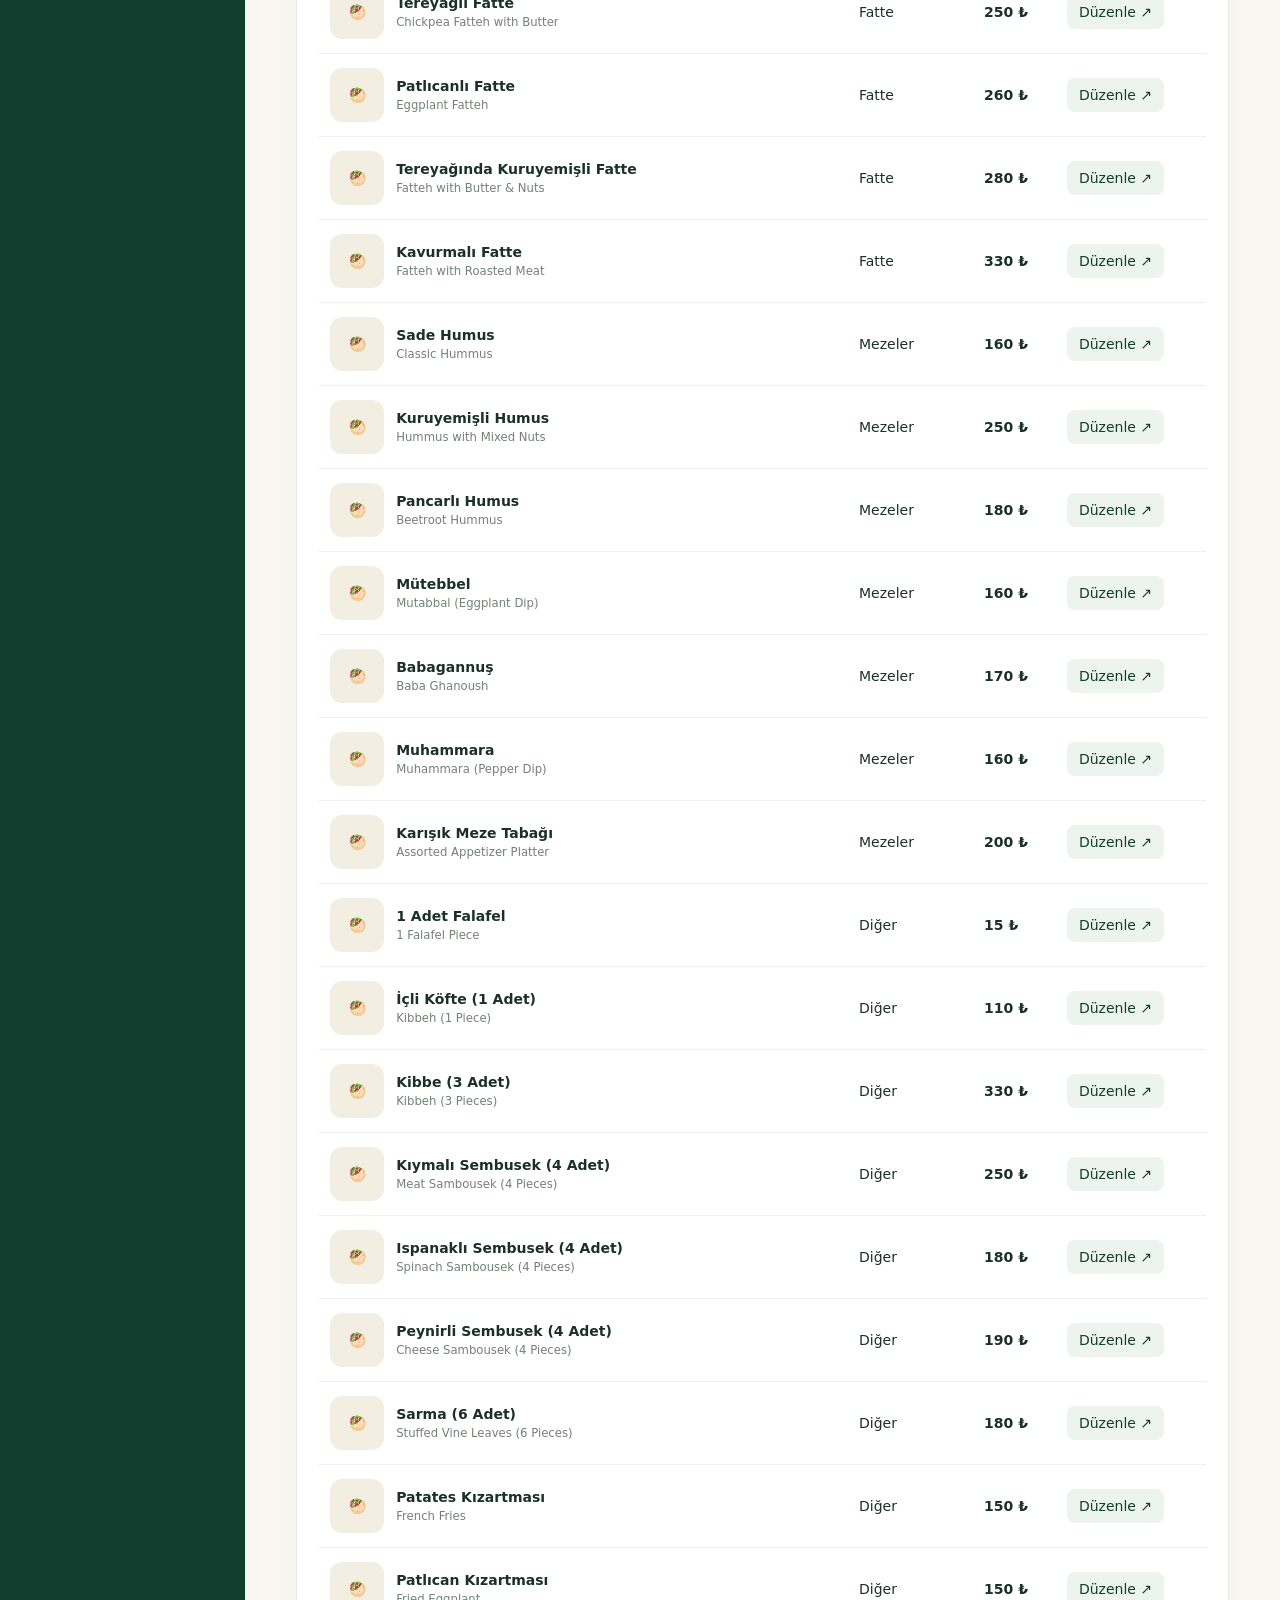
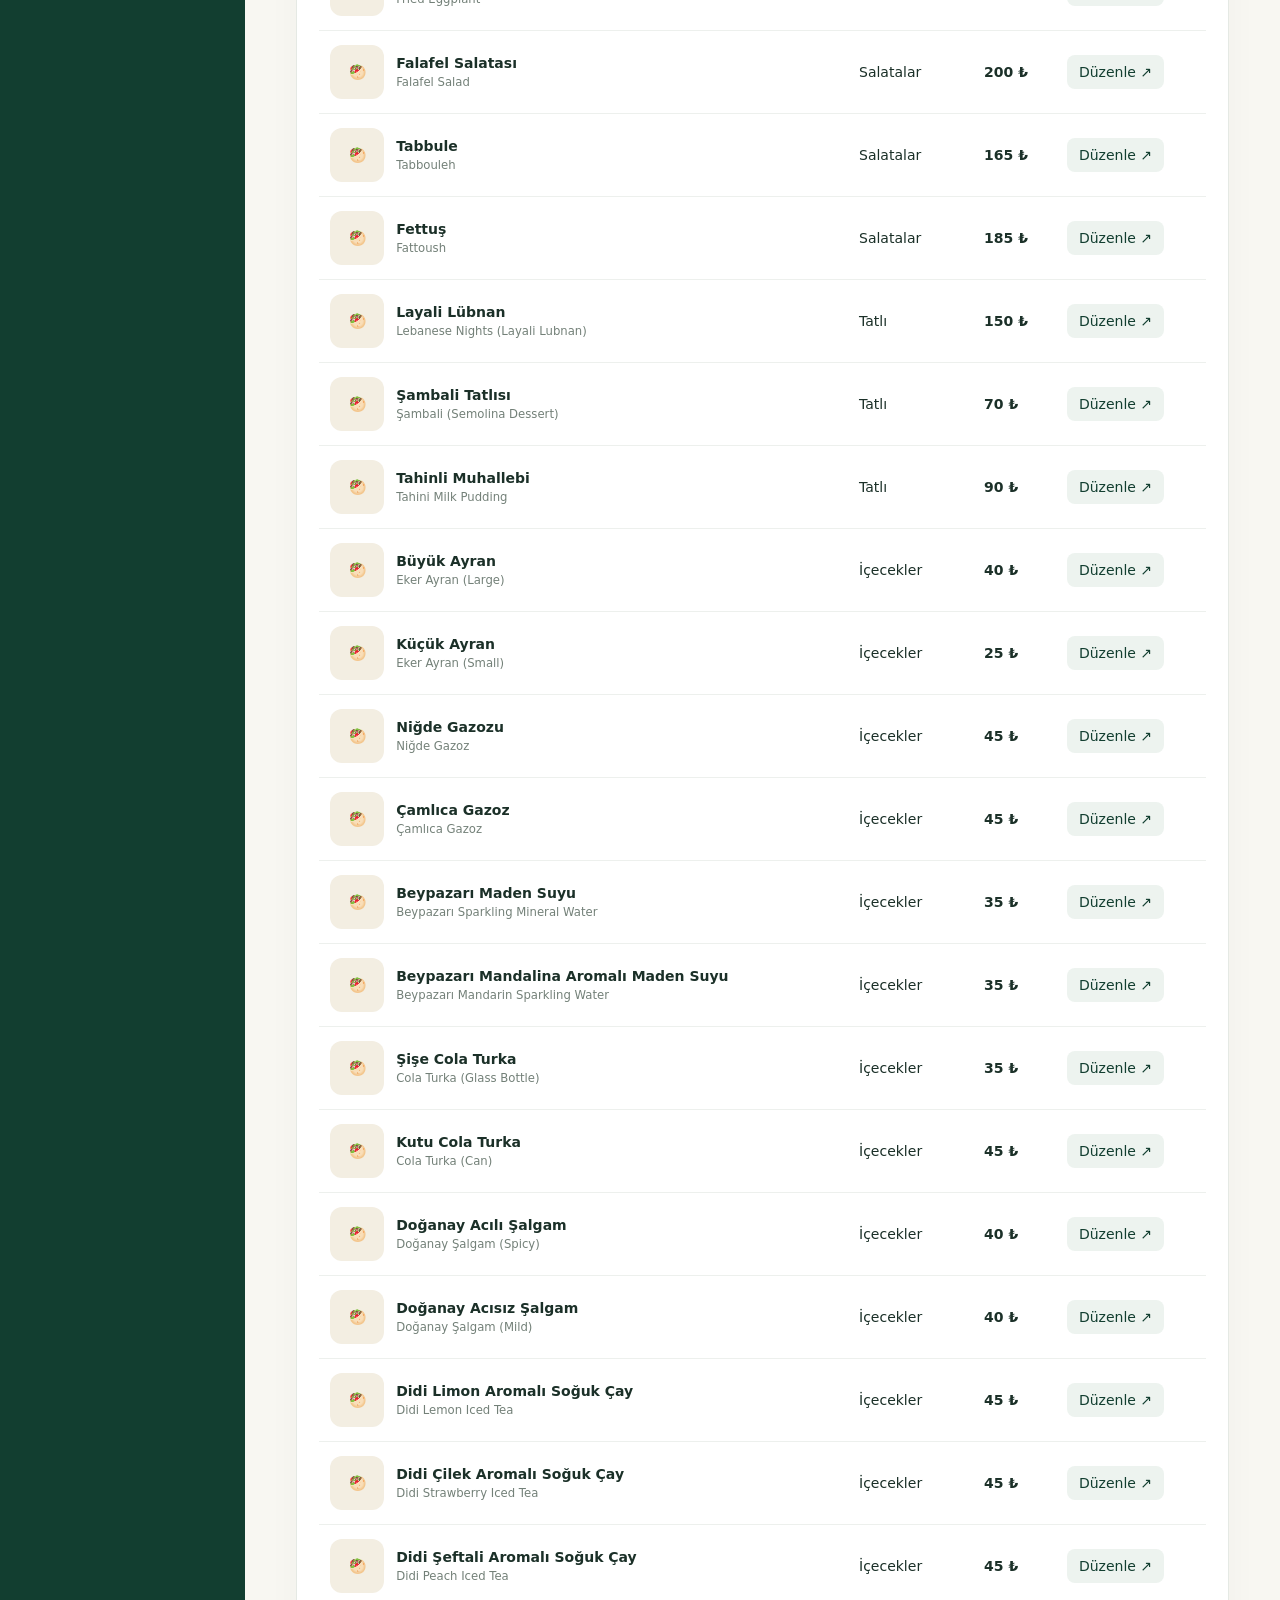
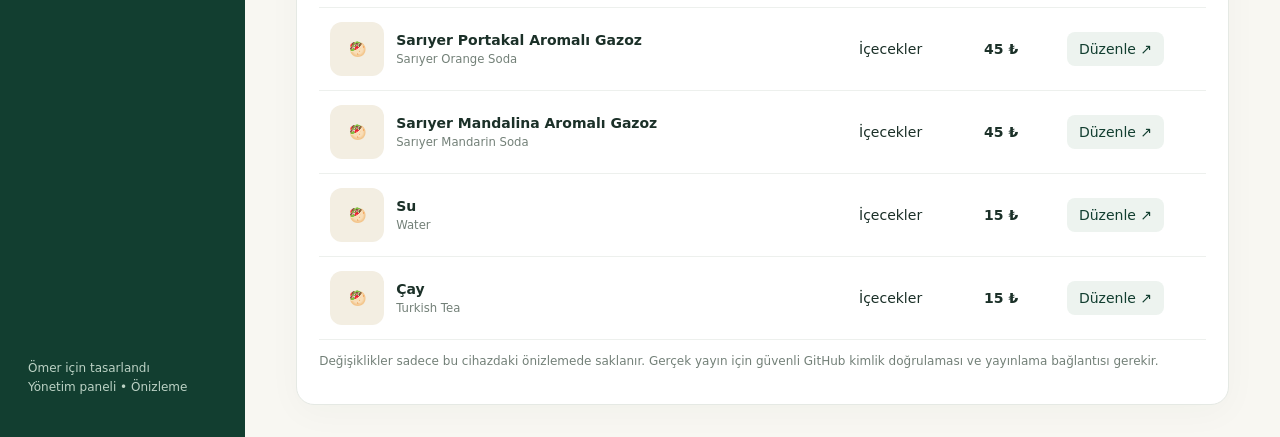
<file: adminfalafel/index.html>
<!doctype html>
<html lang="tr"><head><meta charset="utf-8"><meta name="viewport" content="width=device-width,initial-scale=1"><meta name="robots" content="noindex,nofollow"><title>Nohut Falafel • Yönetim Paneli</title>
<style>
:root{--green:#123e30;--mint:#d9eadf;--cream:#f8f7f2;--line:#e5e9e4;--text:#1b3028;--muted:#738078;--orange:#df9553}*{box-sizing:border-box}body{margin:0;background:var(--cream);color:var(--text);font-family:system-ui,-apple-system,"Segoe UI",sans-serif}button,input,select,textarea{font:inherit}button{cursor:pointer}.app{display:grid;grid-template-columns:245px minmax(0,1fr);min-height:100vh}.sidebar{background:var(--green);color:white;padding:30px 18px;display:flex;flex-direction:column;gap:30px}.brand{display:flex;align-items:center;gap:12px;padding:4px 10px;font-weight:800;font-size:20px}.brand img{width:48px;height:48px;border-radius:50%;object-fit:cover;background:white}.brand small{display:block;color:#b7d2c2;font-size:11px;letter-spacing:1.5px;margin-top:4px}.nav{display:grid;gap:7px}.nav button{border:0;text-align:left;color:#d6e4db;background:transparent;padding:14px 15px;border-radius:11px}.nav button.active,.nav button:hover{background:#ffffff1d;color:white}.sidebar-foot{margin-top:auto;font-size:12px;color:#bcd2c5;line-height:1.6;padding:10px}.main{padding:32px min(4vw,52px);max-width:1600px;width:100%;margin:auto}.top{display:flex;align-items:center;justify-content:space-between;gap:18px;flex-wrap:wrap}.eyebrow{font-size:12px;letter-spacing:2px;color:#a47950;font-weight:800;text-transform:uppercase}h1{font-size:clamp(27px,3vw,37px);margin:7px 0}p.sub{color:var(--muted);margin:0}.owner{background:white;border:1px solid var(--line);padding:11px 16px;border-radius:30px;font-weight:650}.owner b{display:inline-grid;place-items:center;background:var(--mint);border-radius:50%;width:31px;height:31px;margin-right:9px}.notice{margin:24px 0;background:#fff4d9;border:1px solid #efd79d;border-radius:12px;padding:13px 17px;color:#79551c;font-size:13px}.panel{background:white;border:1px solid var(--line);border-radius:18px;padding:22px;box-shadow:0 8px 35px #17382a08}.panel-head{display:flex;justify-content:space-between;align-items:center;gap:12px;flex-wrap:wrap}.panel h2{font-size:20px;margin:0}.actions{display:flex;gap:9px;flex-wrap:wrap}.primary{background:var(--green);color:white;border:0;border-radius:10px;padding:12px 17px;font-weight:700}.secondary{background:white;border:1px solid var(--line);border-radius:10px;padding:11px 14px;color:var(--text)}.filters{display:flex;gap:10px;margin:20px 0;flex-wrap:wrap}.filters input,.filters select{background:#fafbf9;border:1px solid var(--line);border-radius:10px;padding:12px;min-width:170px}.filters input{flex:1}.table-wrap{overflow-x:auto}table{border-collapse:collapse;width:100%;min-width:660px;text-align:left}th{font-size:12px;text-transform:uppercase;letter-spacing:.7px;color:#85938b;background:#f7f9f6}td,th{padding:14px 11px;border-bottom:1px solid #edf0ed}td{font-size:14px}.product{display:flex;gap:12px;align-items:center}.thumb{width:54px;height:54px;border-radius:12px;object-fit:contain;background:#f3eee2}.product strong{display:block}.product small{color:var(--muted);display:block;margin-top:4px}.edit{background:#edf3ef;color:var(--green);border:0;border-radius:8px;padding:9px 12px}.empty{text-align:center;padding:35px;color:var(--muted)}dialog{border:0;border-radius:20px;box-shadow:0 20px 100px #09251c55;width:min(600px,calc(100vw - 25px));padding:0}dialog::backdrop{background:#09261d88}.modal{padding:27px}.modal-head{display:flex;justify-content:space-between;align-items:center}.modal h2{margin:0}.close{border:0;background:#edf1ee;border-radius:9px;padding:8px 12px}.fields{display:grid;grid-template-columns:1fr 1fr;gap:14px;margin:22px 0}.field{display:grid;gap:7px;font-size:13px;font-weight:650}.field.wide{grid-column:1/-1}.field input,.field select,.field textarea{width:100%;border:1px solid #dbe4dd;border-radius:9px;padding:12px;background:white}.field textarea{min-height:70px}.modal-actions{display:flex;justify-content:space-between;gap:10px;flex-wrap:wrap}.danger{color:#b74b40;border:1px solid #f1d3cf;background:#fff6f4;border-radius:9px;padding:10px 13px}.hint{font-size:12px;color:var(--muted);line-height:1.5}.hidden{display:none!important}@media(max-width:850px){.app{display:block}.sidebar{padding:14px 17px;gap:8px}.brand{font-size:17px}.brand img{width:38px;height:38px}.nav{display:flex;overflow:auto}.nav button{white-space:nowrap;padding:9px 12px}.sidebar-foot{display:none}.main{padding:20px 14px}.panel{padding:14px}}@media(max-width:480px){.owner{font-size:12px}.fields{grid-template-columns:1fr}.field.wide{grid-column:auto}}
</style></head><body>
<div class="app"><aside class="sidebar"><div class="brand"><img src="../assets/original-logo.jpeg" alt=""><span>NOHUT FALAFEL<small>OWNER DASHBOARD</small></span></div><nav class="nav"><button class="active" data-view="products">▦ &nbsp; Ürün Yönetimi</button><button data-view="preview">↗ &nbsp; Menüyü Gör</button></nav><div class="sidebar-foot">Ömer için tasarlandı<br>Yönetim paneli • Önizleme</div></aside>
<main class="main"><div class="top"><div><div class="eyebrow">Nohut Falafel / Admin</div><h1>Menü Yönetimi</h1><p class="sub">Ürünleri ve fiyatları tek yerden yönetin.</p></div><div class="owner"><b>Ö</b> Ömer · İşletme Sahibi</div></div>
<div class="notice" style="background:#e9f3ed;border-color:#bdd7c5;color:#194533;line-height:1.7">
<strong>🔐 Canlı Menü ve Kampanya Yönetimi</strong>
<p style="margin:8px 0">Fiyatları ve kampanyaları gerçek QR menüde değiştirmek için Pages CMS'yi açın. <strong>GitHub ile giriş → nohutfalafel/qr-menu → main → Menü Fiyatları / Kampanyalar → Kaydet</strong>.</p>
<a class="primary" style="display:inline-block;text-decoration:none" href="https://app.pagescms.org/" target="_blank" rel="noopener noreferrer">Pages CMS'yi Aç ↗</a>
<p style="margin:10px 0 0;font-size:12px">İlk kullanımda GitHub hesabının repo erişimi için Pages CMS uygulamasını yetkilendirmesi gerekir. Yalnızca qr-menu deposunu seçin. Aşağıdaki eski düzenleme tablosu <strong>sadece tarayıcı taslağıdır</strong> ve canlı menüyü değiştirmez.</p>
</div>
<section class="panel"><div class="panel-head"><h2>Ürün Listesi</h2><div class="actions"><button class="secondary" id="reset">↺ Taslağı Sıfırla</button><button class="primary" id="add">＋ Yeni Ürün</button></div></div>
<div class="filters"><input id="search" placeholder="Ürün ara..." aria-label="Ürün ara"><select id="category" aria-label="Kategori"><option value="">Tüm Kategoriler</option></select></div>
<div class="table-wrap"><table><thead><tr><th>Ürün</th><th>Kategori</th><th>Fiyat</th><th>İşlem</th></tr></thead><tbody id="rows"></tbody></table></div><p class="hint">Değişiklikler sadece bu cihazdaki önizlemede saklanır. Gerçek yayın için güvenli GitHub kimlik doğrulaması ve yayınlama bağlantısı gerekir.</p></section></main></div>
<dialog id="editor"><form id="form" class="modal"><div class="modal-head"><h2 id="modalTitle">Ürün Düzenle</h2><button type="button" class="close" id="close">✕</button></div><div class="fields">
<label class="field">Türkçe İsim<input name="tr" required maxlength="110"></label><label class="field">English Name<input name="en" required maxlength="110"></label><label class="field wide">الاسم بالعربية<input name="ar" dir="rtl" maxlength="110"></label>
<label class="field">Fiyat (₺)<input name="price" type="number" min="0" step="1" required></label><label class="field">Kategori<select name="category"></select></label>
<label class="field wide">Fotoğraf URL / Dosya Yolu<input name="photo" placeholder="../assets/products/urun.png"><span class="hint">Bu prototipte fotoğraf yükleme sunucuya bağlı değildir.</span></label>

<label class="field wide">Türkçe Açıklama<textarea name="descTr"></textarea></label><label class="field wide">English Description<textarea name="descEn"></textarea></label>
</div><div class="modal-actions"><button type="button" class="danger" id="delete">Ürünü Sil</button><div class="actions"><button type="button" class="secondary" id="cancel">İptal</button><button type="submit" class="primary">Taslağı Kaydet</button></div></div></form></dialog>
<script src="../menu-data.js"></script><script src="../menu-ar.js"></script><script>
'use strict';
const categoryLabels=Object.fromEntries(categories.filter(x=>x[0]!=='all').map(x=>[x[0],x[1]]));
const storageKey='nohut-admin-preview-v1';
const safeText=value=>String(value??'').replace(/[&<>"']/g,ch=>({'&':'&amp;','<':'&lt;','>':'&gt;','"':'&quot;',"'":'&#39;'}[ch]));
const initial=data.map((x,i)=>({id:i+1,category:x[0],tr:x[1],en:x[2],price:x[3]??0,descTr:x[4]||'',descEn:x[5]||'',ar:typeof arabicMenu!=='undefined'?(arabicMenu.items[x[1]]?.[0]||''):'',photo:''}));
let products;try{const saved=JSON.parse(localStorage.getItem(storageKey));products=Array.isArray(saved)?saved:initial}catch{products=initial}
const el=id=>document.getElementById(id),save=()=>{try{localStorage.setItem(storageKey,JSON.stringify(products))}catch{}};
for(const [key,label] of Object.entries(categoryLabels)){for(const select of [el('category'),document.querySelector('[name=category]')]){const option=document.createElement('option');option.value=key;option.textContent=label;select.append(option)}}
let editing=null;
function render(){const search=el('search').value.toLocaleLowerCase('tr-TR'),category=el('category').value;const visible=products.filter(x=>(!category||x.category===category)&&[x.tr,x.en,x.ar].some(t=>(t||'').toLocaleLowerCase('tr-TR').includes(search)));el('rows').innerHTML=visible.length?visible.map(x=>'<tr><td><div class="product">'+(x.photo?'<img class="thumb" src="'+safeText(x.photo)+'" alt="">':'<span class="thumb" style="display:grid;place-items:center">🥙</span>')+'<span><strong>'+safeText(x.tr)+'</strong><small>'+safeText(x.en)+'</small></span></div></td><td>'+safeText(categoryLabels[x.category]||x.category)+'</td><td><strong>'+safeText(x.price)+' ₺</strong></td><td><button class="edit" data-edit="'+x.id+'">Düzenle ↗</button></td></tr>').join(''):'<tr><td colspan="4" class="empty">Ürün bulunamadı.</td></tr>'}
function openEditor(id){editing=id;const item=products.find(x=>x.id===id);el('modalTitle').textContent=item?'Ürün Düzenle':'Yeni Ürün Ekle';const f=el('form');for(const field of ['tr','en','ar','price','category','photo','descTr','descEn'])f.elements.namedItem(field).value=item?.[field]??(field==='category'?'wrap':'');el('delete').classList.toggle('hidden',!item);el('editor').showModal()}
el('rows').addEventListener('click',e=>{const edit=e.target.closest('[data-edit]');if(edit)openEditor(Number(edit.dataset.edit))});
el('form').addEventListener('submit',e=>{e.preventDefault();const f=e.currentTarget,values={};for(const field of ['tr','en','ar','category','photo','descTr','descEn'])values[field]=f.elements.namedItem(field).value.trim();values.price=Number(f.elements.namedItem('price').value);if(editing!==null){const i=products.findIndex(x=>x.id===editing);if(i>=0)products[i]={...products[i],...values}}else products.unshift({id:Math.max(0,...products.map(x=>x.id))+1,...values});save();render();el('editor').close()});
el('add').onclick=()=>openEditor(null);el('close').onclick=el('cancel').onclick=()=>el('editor').close();el('delete').onclick=()=>{if(editing!==null&&confirm('Bu ürünü taslaktan silmek istiyor musunuz?')){products=products.filter(x=>x.id!==editing);save();render();el('editor').close()}};el('reset').onclick=()=>{if(confirm('Bu tarayıcıdaki tüm taslak değişiklikleri sıfırlansın mı?')){products=initial.map(x=>({...x}));save();render()}};for(const id of ['search','category'])el(id).addEventListener('input',render);
document.querySelector('[data-view=products]').onclick=()=>{render();document.querySelector('.panel').scrollIntoView({behavior:'smooth'})};document.querySelector('[data-view=preview]').onclick=()=>location.href='../';render();
</script></body></html>
</file>
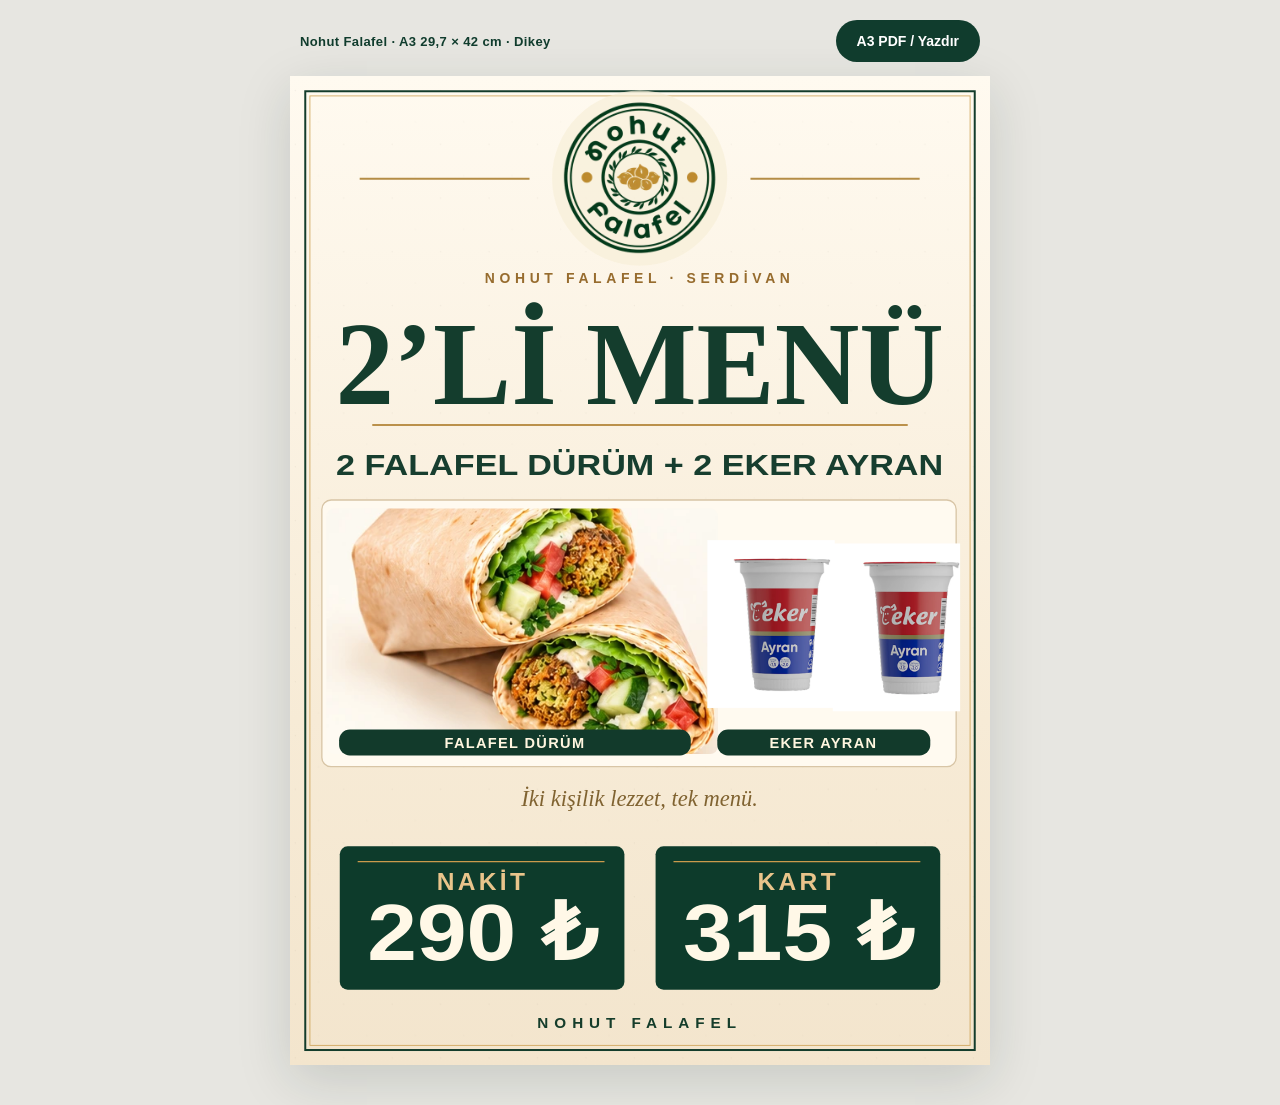
<file: 2li-menu-a3.html>
<!doctype html>
<html lang="tr">
<head>
<meta charset="utf-8">
<meta name="viewport" content="width=device-width,initial-scale=1">
<title>Nohut Falafel | 2'li Menü | A3 Afiş</title>
<meta name="description" content="Nohut Falafel 2'li Menü afişi. 2 Falafel Dürüm + 2 Eker Ayran. Nakit 290 TL, Kart 315 TL.">
<style>
:root{--dark:#103c2d;--dark2:#0b2f24;--gold:#be913b;--cream:#f9f2e5}
*{box-sizing:border-box}
body{margin:0;background:#e7e6e1;color:var(--dark);font-family:Arial,Helvetica,sans-serif}
.actions{max-width:700px;margin:20px auto 14px;padding:0 10px;display:flex;justify-content:space-between;align-items:center;gap:12px}
.actions span{font-size:13px;font-weight:700;letter-spacing:.03em}
.actions button{border:0;border-radius:100px;padding:13px 21px;font-weight:800;background:var(--dark);color:#fff;cursor:pointer;font-size:14px}
.poster{max-width:700px;width:calc(100% - 24px);margin:0 auto 40px;box-shadow:0 15px 50px #13282026;line-height:0;background:var(--cream)}
.poster svg{display:block;width:100%;height:auto}
@page{size:297mm 420mm;margin:0}
@media print{
 html,body{width:297mm;height:420mm;margin:0!important;background:white!important}
 .actions{display:none!important}
 .poster{width:297mm!important;max-width:none!important;height:420mm!important;margin:0!important;box-shadow:none!important}
 .poster svg{width:297mm!important;height:420mm!important}
 *{-webkit-print-color-adjust:exact!important;print-color-adjust:exact!important}
}
</style>
</head><body>
<div class="actions"><span>Nohut Falafel · A3 29,7 × 42 cm · Dikey</span><button onclick="window.print()">A3 PDF / Yazdır</button></div>
<main class="poster"><svg xmlns="http://www.w3.org/2000/svg" viewBox="0 0 1055 1491" aria-label="Nohut Falafel 2'li menü: 2 falafel dürüm ve 2 Eker Ayran. Nakit 290 TL, Kart 315 TL.">
<defs>
 <linearGradient id="paper" x1="0" y1="0" x2="0" y2="1"><stop stop-color="#fffaf0"/><stop offset=".65" stop-color="#f7ebd6"/><stop offset="1" stop-color="#f3e5cd"/></linearGradient>
 <linearGradient id="fade" x1="0" y1="0" x2="0" y2="1"><stop stop-color="white"/><stop offset=".94" stop-color="white"/><stop offset="1" stop-color="black"/></linearGradient>
 <radialGradient id="drinkFade"><stop offset=".58" stop-color="white"/><stop offset=".82" stop-color="white"/><stop offset="1" stop-color="black"/></radialGradient>
 <mask id="drinkMask" maskContentUnits="objectBoundingBox"><rect width="1" height="1" fill="url(#drinkFade)"/></mask>
 <mask id="wrapMask"><rect x="0" y="0" width="1055" height="1491" fill="url(#fade)"/></mask>
 <clipPath id="wrapCrop"><rect x="55" y="652" width="590" height="370" rx="12"/></clipPath>
 <clipPath id="leftCup"><rect x="629" y="688" width="192" height="275"/></clipPath>
 <clipPath id="rightCup"><rect x="818" y="696" width="192" height="268"/></clipPath>
 <filter id="subtleShadow"><feGaussianBlur stdDeviation="10"/></filter>
 <pattern id="grain" width="73" height="81" patternUnits="userSpaceOnUse"><circle cx="8" cy="22" r=".9" fill="#7b7059" opacity=".12"/><circle cx="43" cy="69" r=".6" fill="#6c573f" opacity=".13"/></pattern>
</defs>
<rect width="1055" height="1491" fill="url(#paper)"/>
<rect width="1055" height="1491" fill="url(#grain)" opacity=".8"/>
<rect x="23" y="23" width="1009" height="1445" fill="none" stroke="#133c2b" stroke-width="3"/>
<rect x="30" y="30" width="995" height="1431" fill="none" stroke="#c89a46" stroke-width="1.4" opacity=".8"/>
<!-- Real official website logo. No AI reconstruction. -->
<circle cx="527" cy="154" r="132" fill="#f8efd9" opacity=".7"/>
<image href="assets/nohut-logo.webp" x="405" y="32" width="244" height="244" preserveAspectRatio="xMidYMid meet"/>
<line x1="105" y1="155" x2="361" y2="155" stroke="#b48d46" stroke-width="3"/>
<line x1="694" y1="155" x2="949" y2="155" stroke="#b48d46" stroke-width="3"/>
<text x="527" y="312" fill="#976c2e" font-size="21" font-weight="700" letter-spacing="7" text-anchor="middle">NOHUT FALAFEL · SERDİVAN</text>
<!-- Editorial typographic hierarchy -->
<text x="527" y="495" fill="#143d2d" font-size="178" font-weight="bold" text-anchor="middle" font-family="Georgia,'Times New Roman',serif" textLength="917" lengthAdjust="spacingAndGlyphs">2’Lİ MENÜ</text>
<line x1="124" y1="526" x2="931" y2="526" stroke="#bb914b" stroke-width="3"/>
<text x="527" y="602" fill="#173e2f" font-size="45" font-weight="bold" text-anchor="middle" textLength="915" lengthAdjust="spacingAndGlyphs">2 FALAFEL DÜRÜM + 2 EKER AYRAN</text>
<!-- Real restaurant-approved Falafel wrap image from menu repository. Crop is the first-wrap photograph only. -->
<rect x="48" y="639" width="956" height="402" fill="#fffaf0" stroke="#d8c5a6" stroke-width="2" rx="14"/>
<image href="assets/wrap-cutouts/wraps-approved-20261028.webp" x="54" y="512" width="1880" height="1253" clip-path="url(#wrapCrop)" preserveAspectRatio="none"/>
<!-- Real Eker product packshot from menu repository, repeated exactly twice -->
<image href="assets/drinks/eker-small.webp" x="613" y="671" width="253" height="310" preserveAspectRatio="xMidYMid meet" clip-path="url(#leftCup)"/>
<image href="assets/drinks/eker-small.webp" x="808" y="676" width="253" height="310" preserveAspectRatio="xMidYMid meet" clip-path="url(#rightCup)"/>
<rect x="74" y="985" width="530" height="39" rx="16" fill="#123a2b"/>
<text x="339" y="1013" font-family="Arial" font-size="22" fill="#fff6df" font-weight="700" text-anchor="middle" letter-spacing="2">FALAFEL DÜRÜM</text>
<rect x="644" y="985" width="321" height="39" rx="16" fill="#123a2b"/>
<text x="804" y="1013" font-family="Arial" font-size="22" fill="#fff6df" font-weight="700" text-anchor="middle" letter-spacing="2">EKER AYRAN</text>
<text x="527" y="1100" font-family="Georgia,'Times New Roman',serif" font-size="34" fill="#806331" font-style="italic" text-anchor="middle">İki kişilik lezzet, tek menü.</text>
<!-- Prices, only details needed. No ingredient list anywhere. -->
<rect x="75" y="1161" width="429" height="216" rx="12" fill="#0d3b2b"/>
<rect x="551" y="1161" width="429" height="216" rx="12" fill="#0d3b2b"/>
<line x1="102" x2="474" y1="1184" y2="1184" stroke="#c99a4c" stroke-width="2"/>
<line x1="578" x2="950" y1="1184" y2="1184" stroke="#c99a4c" stroke-width="2"/>
<text x="290" y="1227" text-anchor="middle" fill="#e9c48b" font-size="37" font-weight="bold" letter-spacing="5">NAKİT</text>
<text x="766" y="1227" text-anchor="middle" fill="#e9c48b" font-size="37" font-weight="bold" letter-spacing="5">KART</text>
<text x="290" y="1333" text-anchor="middle" fill="#fff8e7" font-size="119" font-weight="900" font-family="Arial,Helvetica,sans-serif" textLength="347" lengthAdjust="spacingAndGlyphs">290 ₺</text>
<text x="766" y="1333" text-anchor="middle" fill="#fff8e7" font-size="119" font-weight="900" font-family="Arial,Helvetica,sans-serif" textLength="347" lengthAdjust="spacingAndGlyphs">315 ₺</text>
<text x="527" y="1435" fill="#153d2b" font-size="23" font-weight="700" letter-spacing="9" text-anchor="middle">NOHUT FALAFEL</text>
</svg></main></body></html>
</file>
<file: fonts.css>
@font-face {
  font-family: 'Barlow Semi Condensed';
  font-style: normal;
  font-weight: 400;
  font-display: swap;
  src: url(assets/fonts/wlpvgxjLBV1hqnzfr-F8sEYMB0Yybp0mudRnfw.ttf) format('truetype');
}
@font-face {
  font-family: 'Barlow Semi Condensed';
  font-style: normal;
  font-weight: 500;
  font-display: swap;
  src: url(assets/fonts/wlpigxjLBV1hqnzfr-F8sEYMB0Yybp0mudRfi6mPAA.ttf) format('truetype');
}
@font-face {
  font-family: 'Barlow Semi Condensed';
  font-style: normal;
  font-weight: 600;
  font-display: swap;
  src: url(assets/fonts/wlpigxjLBV1hqnzfr-F8sEYMB0Yybp0mudRfp66PAA.ttf) format('truetype');
}
@font-face {
  font-family: 'Barlow Semi Condensed';
  font-style: normal;
  font-weight: 700;
  font-display: swap;
  src: url(assets/fonts/wlpigxjLBV1hqnzfr-F8sEYMB0Yybp0mudRfw6-PAA.ttf) format('truetype');
}
@font-face {
  font-family: 'Bree Serif';
  font-style: normal;
  font-weight: 400;
  font-display: swap;
  src: url(assets/fonts/4UaHrEJCrhhnVA3DgluAx60.ttf) format('truetype');
}
@font-face {
  font-family: 'Caveat';
  font-style: normal;
  font-weight: 600;
  font-display: swap;
  src: url(assets/fonts/WnznHAc5bAfYB2QRah7pcpNvOx-pjSx6SII.ttf) format('truetype');
}

/* Noto Sans Arabic — locally hosted Arabic and Latin subsets. */
@font-face {
  font-family: 'Noto Sans Arabic';
  font-style: normal;
  font-weight: 400 700;
  font-stretch: 100%;
  font-display: swap;
  src: url(assets/fonts/noto-sans-arabic-arabic.woff2) format('woff2');
  unicode-range: U+0600-06FF, U+0750-077F, U+0870-0891, U+0897-08E1, U+08E3-08FF, U+200C-200E, U+2010-2011, U+204F, U+2E41, U+FB50-FDFF, U+FE70-FE74, U+FE76-FEFC, U+102E0-102FB, U+10E60-10E7E, U+10EC2-10EC7, U+10EC9-10EEE, U+10EF0-10EFF, U+1EE00-1EE03, U+1EE05-1EE1F, U+1EE21-1EE22, U+1EE24, U+1EE27, U+1EE29-1EE32, U+1EE34-1EE37, U+1EE39, U+1EE3B, U+1EE42, U+1EE47, U+1EE49, U+1EE4B, U+1EE4D-1EE4F, U+1EE51-1EE52, U+1EE54, U+1EE57, U+1EE59, U+1EE5B, U+1EE5D, U+1EE5F, U+1EE61-1EE62, U+1EE64, U+1EE67-1EE6A, U+1EE6C-1EE72, U+1EE74-1EE77, U+1EE79-1EE7C, U+1EE7E, U+1EE80-1EE89, U+1EE8B-1EE9B, U+1EEA1-1EEA3, U+1EEA5-1EEA9, U+1EEAB-1EEBB, U+1EEF0-1EEF1;
}
@font-face {
  font-family: 'Noto Sans Arabic';
  font-style: normal;
  font-weight: 400 700;
  font-stretch: 100%;
  font-display: swap;
  src: url(assets/fonts/noto-sans-arabic-latin-ext.woff2) format('woff2');
  unicode-range: U+0100-02BA, U+02BD-02C5, U+02C7-02CC, U+02CE-02D7, U+02DD-02FF, U+0304, U+0308, U+0329, U+1D00-1DBF, U+1E00-1E9F, U+1EF2-1EFF, U+2020, U+20A0-20AB, U+20AD-20C4, U+2113, U+2C60-2C7F, U+A720-A7FF;
}
@font-face {
  font-family: 'Noto Sans Arabic';
  font-style: normal;
  font-weight: 400 700;
  font-stretch: 100%;
  font-display: swap;
  src: url(assets/fonts/noto-sans-arabic-latin.woff2) format('woff2');
  unicode-range: U+0000-00FF, U+0131, U+0152-0153, U+02BB-02BC, U+02C6, U+02DA, U+02DC, U+0304, U+0308, U+0329, U+2000-206F, U+20AC, U+2122, U+2191, U+2193, U+2212, U+2215, U+FEFF, U+FFFD;
}
</file>
<file: menu.css>
:root{--green:#123e30;--gold:#a58336;--cream:#f6f2e7;--text:#152c23;--muted:#939487;--card:#fbf9f3;--shadow:0 7px 22px #59492513}
*{box-sizing:border-box}html{scroll-behavior:smooth;scroll-padding-top:108px}body{margin:0;background:var(--cream);color:var(--text);font-family:'Barlow Semi Condensed',Arial,sans-serif;font-size:18px}button,input{font:inherit}button,a,input{-webkit-tap-highlight-color:transparent}button,a{touch-action:manipulation}a{color:inherit;text-decoration:none}button{cursor:pointer}button:focus-visible,a:focus-visible,input:focus-visible{outline:3px solid var(--gold);outline-offset:5px}[hidden]{display:none!important}.svg-defs{position:absolute;width:0;height:0;overflow:hidden}.sr-only{position:absolute;width:1px;height:1px;padding:0;overflow:hidden;clip:rect(0,0,0,0);white-space:nowrap;border:0}.skip-link{position:fixed;left:16px;top:-90px;z-index:20;background:var(--green);color:white;padding:12px 20px;border-radius:12px}.skip-link:focus{top:12px}.page{max-width:1800px;margin:auto;overflow:clip;background:radial-gradient(ellipse at 55% 35%,#fffdf533,transparent 70%),var(--cream)}
.hero{height:clamp(355px,30.7vw,505px);position:relative;background:#f4ecd7 url('assets/hero.webp') center top/cover no-repeat}.hero-copy{position:absolute;top:clamp(38px,3.8vw,67px);left:29%;width:42%;text-align:center;color:var(--green)}.hero-leaves{width:70px;height:43px;display:block;margin:0 auto 2px}.hero h1{font-family:'Caveat',cursive;font-weight:600;font-size:clamp(64px,7.2vw,112px);line-height:1.03;letter-spacing:-2.5px;white-space:nowrap;margin:0 0 15px}.tagline{display:flex;justify-content:center;align-items:center;gap:16px;font-family:Arial,sans-serif;color:var(--gold);font-size:clamp(14px,1.45vw,22px);font-weight:600;letter-spacing:2.3px;white-space:nowrap}.tagline:before,.tagline:after{content:'';height:2px;width:17%;background:var(--gold)}.hero-description{font-size:clamp(19px,1.8vw,27px);line-height:1.2;margin:16px 0 21px}.qualities{list-style:none;display:flex;justify-content:center;gap:clamp(18px,2.3vw,38px);padding:0;margin:0 -40px;font-size:clamp(14px,1.3vw,20px);white-space:nowrap}.qualities li{display:flex;align-items:center;gap:8px}.qualities svg{width:23px;height:25px}.languages{position:absolute;right:2.6%;top:19px;display:flex;background:#fcfaf2;border-radius:40px;overflow:hidden;z-index:2;box-shadow:0 3px 8px #0001}.languages button{background:transparent;border:0;color:#91743c;padding:13px 26px;min-width:67px;font-size:17px;font-weight:600;border-radius:40px}.languages button[aria-pressed=true]{background:#406a2a;color:white}.languages button:focus-visible{outline-offset:-4px}
.contact-strip{position:relative;z-index:3;display:grid;grid-template-columns:1fr 1fr 1fr 1.11fr 1.04fr;margin:-23px 2.5% 0;background:#fcfaf5f7;border:1px solid #fff8;border-radius:27px;box-shadow:0 7px 17px #57411e26;min-height:98px;isolation:isolate}.contact-strip a{display:flex;align-items:center;gap:15px;padding:21px clamp(14px,2vw,30px);position:relative;transition:background .18s}.contact-strip a:not(:last-child):after{content:'';position:absolute;right:0;top:14%;height:72%;width:1px;background:linear-gradient(transparent,#e5e0d5,transparent)}.contact-strip a:hover{background:#e9e9dc88}.contact-strip a:first-child{border-radius:27px 0 0 27px}.contact-strip a:last-child{border-radius:0 27px 27px 0}.contact-icon{width:31px;height:40px;flex-shrink:0;color:var(--green)}.contact-copy{display:flex;flex-direction:column;gap:3px;min-width:0}.contact-copy strong{font-size:18px;font-weight:700;line-height:1.1;white-space:nowrap}.contact-copy small{font-size:15px;line-height:1.15;white-space:nowrap}.delivery-link small{color:#807d70}.arrow{margin-left:auto;font-family:Arial,sans-serif;font-size:25px;font-weight:400;line-height:1}.instagram-icon{height:38px;width:38px;flex-shrink:0;border-radius:10px;background:radial-gradient(circle at 30% 107%,#fdf497 0%,#fdf497 5%,#fd5949 40%,#d6249f 63%,#285aeb 92%);box-shadow:inset 0 0 0 2px #fff9}.instagram-icon svg{width:100%;height:100%;fill:none;stroke:white;stroke-width:2}.trendyol-logo{width:63px;height:49px;flex-shrink:0;mix-blend-mode:multiply}.yemeksepeti-icon{display:grid;place-items:center;border-radius:9px;color:white;background:#fa0755;width:39px;height:39px;flex-shrink:0;font:bold italic 32px Arial,sans-serif}
.content{padding:28px 2.8% 48px}.category-nav{display:flex;align-items:stretch;padding:5px;background:#fcfaf4;border-radius:50px;box-shadow:var(--shadow);margin-bottom:33px;overflow-x:auto;scrollbar-width:none;position:sticky;top:9px;z-index:5;border:1px solid #fff9}.category-nav::-webkit-scrollbar{display:none}.category{display:flex;align-items:center;justify-content:center;gap:11px;flex:1 0 auto;min-height:60px;padding:9px 17px;border:0;border-radius:38px;background:transparent;font-weight:600;color:var(--text);font-size:16px;white-space:nowrap;position:relative}.category:not(:last-child):after{content:'';position:absolute;right:0;top:17%;height:66%;width:1px;background:linear-gradient(transparent,#e3dfd2,transparent)}.category:hover{background:#e9eddf}.category[aria-pressed=true]{background:linear-gradient(135deg,#1f4b39,#0b3327);color:#fff;box-shadow:inset 0 0 0 2px #ffffff25}.category[aria-pressed=true]:after{display:none}.category-icon{font-size:27px;line-height:1;display:grid;place-items:center;width:30px;height:35px;flex-shrink:0}.category-icon svg{width:29px;height:33px}.category:focus-visible{outline-offset:-4px}#fullMenu{scroll-margin-top:100px}.menu-toolbar{display:flex;justify-content:space-between;align-items:center;gap:20px;margin-bottom:25px}.title-line{display:flex;align-items:center;gap:17px;color:var(--green)}h2{font-family:'Bree Serif',Georgia,serif;font-weight:400}.title-line h2{font-size:43px;line-height:1.1;margin:0}.gold-rule{width:72px;height:2px;background:var(--gold);margin-left:6px}.title-line svg{width:29px;height:32px}.section-heading p{color:#929385;font-size:22px;line-height:1.3;margin:2px 0 0}.search{display:flex;align-items:center;gap:11px;width:306px;height:56px;max-width:40%;border:2px solid #e5e0d6;border-radius:40px;background:#fcfaf8b0;padding:0 18px;box-shadow:0 3px 9px #50422b06;transform:translateY(7px)}.search svg{width:23px;height:23px;flex-shrink:0;fill:none;stroke:#95978b;stroke-width:2}.search input{width:100%;background:transparent;border:0;outline:none;color:var(--green);font-size:17px;min-width:0}.search:focus-within{border-color:var(--gold)}.search input:focus-visible{outline:none}.search input::placeholder{color:#b3b1a7}.menu-grid{display:grid;grid-template-columns:repeat(6,minmax(0,1fr));gap:18px 15px}.dish{border-radius:13px;overflow:hidden;min-width:0;background:var(--card);box-shadow:0 5px 13px #5b4a2810;display:flex;flex-direction:column;border:1px solid #f1eee4}.art{aspect-ratio:1/1;overflow:hidden;background:radial-gradient(ellipse at center,#f0e7d6,#e0d6bf);display:grid;place-items:center;position:relative}.art>svg{display:block;width:100%;height:100%}.real-dish-image{width:100%;height:100%;object-fit:contain;padding:10px}.fallback-art{position:absolute;inset:0;display:grid;place-items:center}.fallback-art svg{width:100%;height:100%}.dish-text{padding:9px 13px 12px;display:flex;flex-direction:column;flex:1}.name{font-size:18px;font-weight:600;line-height:1.15;margin:0;min-height:42px}.price{font-size:23px;font-weight:700;color:var(--gold);margin-top:9px;line-height:1;min-height:23px}.desc{font-size:15px;line-height:1.4;color:#727a6e;margin:9px 0 0}.empty{text-align:center;padding:55px 10px;color:#728271;font-size:21px}.visit{text-align:center;border-top:1px solid #ddd9ca;padding:35px 20px 39px;background:#eeeee2}.visit h2{font-size:30px;margin:0 0 12px;color:var(--green)}.visit p{margin:7px 0;font-size:17px;color:#5e7060}.visit-actions{display:flex;justify-content:center;gap:10px;margin-top:20px}.visit-actions a{padding:11px 22px;border-radius:25px;background:var(--green);color:#fff;font-size:16px}.visit-actions a:last-child{background:transparent;border:1px solid #93a48d;color:var(--green)}footer{display:flex;align-items:center;gap:15px;padding:27px 4%;background:var(--green);color:#f7f2e7}footer img{border-radius:50%;object-fit:cover}footer .footer-brand{font-family:'Caveat',cursive;font-size:32px}footer p{margin:2px 0;font-size:16px;color:#d1d9c8}footer>small{margin-left:auto;font-size:14px;color:#c6d0bb}
@media(min-width:1500px){.category{font-size:19px;min-height:70px}.content{padding-top:35px}.contact-strip{min-height:115px}.contact-copy strong{font-size:21px}.contact-copy small{font-size:17px}.contact-icon{width:37px;height:45px}.instagram-icon{width:44px;height:44px}.contact-strip .arrow{font-size:30px}.name{font-size:22px;min-height:51px}.price{font-size:27px}.section-heading p{font-size:25px}.title-line h2{font-size:49px}.menu-grid{gap:22px}.menu-toolbar{margin-bottom:30px}.category-nav{margin-bottom:40px}}
@media(min-width:1000px) and (max-width:1170px){.contact-strip a{gap:9px;padding:18px 12px}.contact-copy strong{font-size:16px}.contact-copy small{font-size:13px}.contact-strip .arrow{font-size:21px}.trendyol-logo{width:52px}.category{padding:9px 12px;font-size:15px;gap:8px}.hero h1{font-size:7.2vw}.hero-copy{top:40px}}
@media(max-width:999px){html{scroll-padding-top:92px}.hero{height:340px;background-size:auto 100%;background-position:center top}.hero-copy{left:29%;width:43%;top:48px}.hero h1{font-size:7.2vw;letter-spacing:-1.8px;margin-bottom:13px}.hero-leaves{width:55px;height:34px}.tagline{font-size:13px;letter-spacing:1.7px;gap:8px}.hero-description{font-size:18px;margin:16px 0 20px}.qualities{font-size:12px;gap:15px;margin:0 -35px}.qualities svg{width:17px;height:20px}.qualities li{gap:5px}.languages{top:14px;right:18px}.languages button{min-width:50px;padding:10px 16px;font-size:14px}.contact-strip{margin:-17px 2.5% 0;min-height:95px;border-radius:20px}.contact-strip a{padding:13px 7px;gap:5px;flex-direction:column;text-align:center;justify-content:center}.contact-icon{width:25px;height:30px}.instagram-icon,.yemeksepeti-icon{width:29px;height:29px;border-radius:7px}.yemeksepeti-icon{font-size:24px}.trendyol-logo{width:42px;height:31px}.contact-strip .arrow{display:none}.contact-copy{gap:4px}.contact-copy strong{font-size:14px;white-space:normal}.contact-copy small{font-size:11px}.category{padding:8px 14px;min-height:56px;font-size:15px;gap:8px}.category-icon{font-size:25px;width:26px}.category-nav{margin-bottom:27px}.content{padding-top:22px}.menu-grid{grid-template-columns:repeat(4,minmax(0,1fr));gap:14px}.title-line h2{font-size:37px}.section-heading p{font-size:19px}.search{width:265px;height:49px}.name{font-size:18px}.price{font-size:22px}}
@media(max-width:600px){html{scroll-padding-top:90px}.hero{height:385px;background-size:auto 230px;background-position:center top;background-color:#f3ead4}.hero:after{content:'';position:absolute;left:0;right:0;top:180px;bottom:0;background:linear-gradient(transparent,#f6f0df 46%,#f6f0df)}.hero-copy{left:6%;width:88%;top:188px;z-index:1}.hero-leaves{display:none}.hero h1{font-size:54px;letter-spacing:-1px;margin-bottom:4px}.tagline{font-size:11px;letter-spacing:2px;gap:12px}.tagline:before,.tagline:after{width:45px;height:1px}.hero-description{font-size:18px;line-height:1.15;margin:10px 0 13px}.qualities{font-size:11px;gap:13px;margin:0;flex-wrap:wrap}.qualities svg{width:16px;height:18px}.qualities li{gap:4px}.languages{right:12px;top:12px}.languages button{min-width:43px;padding:9px 12px;font-size:13px}.contact-strip{grid-template-columns:repeat(6,minmax(0,1fr));margin:-10px 12px 0;border-radius:20px;min-height:0;overflow:hidden;box-shadow:0 6px 16px #51401b1c}.contact-strip a{grid-column:span 2;padding:14px 7px;gap:7px;min-height:89px}.contact-strip a:nth-child(n+4){grid-column:span 3;flex-direction:row;border-top:1px solid #ebe5d6;min-height:73px;padding:11px 13px;gap:9px;text-align:left}.contact-strip a:nth-child(3):after{display:none}.contact-strip a:first-child,.contact-strip a:last-child{border-radius:0}.contact-copy strong{font-size:14px}.contact-copy small{font-size:11px}.contact-icon{width:24px;height:28px}.trendyol-logo{width:42px;height:36px}.instagram-icon,.yemeksepeti-icon{width:30px;height:30px}.delivery-link .contact-copy strong{font-size:14px}.content{padding:19px 13px 32px}.category-nav{border-radius:30px;padding:4px;margin-bottom:25px;top:7px}.category{padding:8px 13px;min-height:48px;font-size:14px;gap:7px}.category-icon{font-size:23px;width:25px;height:30px}.category-icon svg{width:24px;height:28px}.menu-toolbar{display:block;margin-bottom:18px}.title-line h2{font-size:35px}.title-line{gap:13px}.gold-rule{width:54px;margin-left:0}.title-line svg{width:25px;height:27px}.section-heading p{font-size:18px}.search{max-width:none;width:100%;height:46px;margin-top:15px;transform:none;padding:0 14px}.search input{font-size:16px}.menu-grid{grid-template-columns:repeat(2,minmax(0,1fr));gap:13px 10px}.dish{border-radius:11px}.dish-text{padding:10px 11px 12px}.name{font-size:17px;min-height:40px}.price{font-size:22px;margin-top:8px;min-height:22px}.desc{font-size:14px}.visit{padding:29px 18px}.visit h2{font-size:27px}.visit p{font-size:16px}footer{padding:23px 18px;gap:11px;flex-wrap:wrap}footer img{width:52px;height:52px}footer .footer-brand{font-size:30px}footer p{font-size:15px}footer>small{width:100%;margin:3px 0 0 63px;font-size:12px}}
@media(prefers-reduced-motion:reduce){html{scroll-behavior:auto}*{transition:none!important}}
/* Keep the full hanging sign visible on narrow screens. */
@media(min-width:601px) and (max-width:999px){.hero{background-position:left top}}
@media(max-width:600px){.hero{height:350px;background-size:auto 210px;background-position:left top}.hero:after{top:157px}.hero-copy{top:167px}.hero h1{font-size:50px}.hero-description{font-size:17px;margin:10px 0 12px}}
@media(min-width:601px) and (max-width:999px){.hero{height:300px;background-size:100% auto;background-position:center top}.hero-copy{top:30px}}
/* Reserve space for both delivery names and keep every arrow inside its link. */
@media(min-width:601px){
  .contact-strip{grid-template-columns:minmax(0,.9fr) minmax(0,.95fr) minmax(0,.95fr) minmax(0,1.3fr) minmax(0,1.1fr)}
}
.contact-strip>a{min-width:0}
.contact-strip .contact-copy{flex:1 1 0;min-width:0}
.contact-strip .contact-copy strong,.contact-strip .contact-copy small{white-space:normal;overflow-wrap:anywhere}
.contact-strip .arrow{flex:0 0 auto}
@media(min-width:1000px){
  .contact-strip a{gap:10px;padding-left:clamp(12px,1.5vw,24px);padding-right:clamp(12px,1.5vw,24px)}
  .contact-strip .trendyol-logo{width:50px;height:42px}
}

/* A compact, source-linked selection of genuine customer feedback. */
.reviews-section{padding:40px 2.8% 38px;background:#f0eee2;border-top:1px solid #e4dfcf}
.reviews-inner{max-width:1400px;margin:0 auto}
.reviews-heading{margin-bottom:24px}
.reviews-eyebrow{font-size:12px;font-weight:600;letter-spacing:2px;color:var(--gold)}
.reviews-title-line{display:flex;align-items:center;gap:15px;margin-top:7px;color:var(--green)}
.reviews-title-line h2{margin:0;font-size:35px;line-height:1.2}
.reviews-title-line svg{width:29px;height:32px;flex:0 0 auto}
.reviews-heading>p{margin:8px 0 0;font-size:18px;color:#788371}
.reviews-grid{display:grid;grid-template-columns:none;grid-auto-flow:column;grid-auto-columns:calc((100% - 36px)/3);gap:18px;overflow-x:auto;scroll-snap-type:x mandatory;overscroll-behavior-x:contain;scrollbar-width:none;padding:3px 0 12px;-webkit-overflow-scrolling:touch}
.review-card{min-width:0;margin:0;padding:23px 24px 19px;border:1px solid #e4dfcf;border-radius:18px;background:#fcfaf5;box-shadow:0 5px 17px #5b4a280b;display:flex;flex-direction:column}
.review-card-top{display:flex;justify-content:space-between;align-items:center;gap:10px}
.review-platform{padding:5px 10px;border-radius:30px;font-size:13px;line-height:1.2;font-weight:600;border:1px solid #dedfd3;color:var(--green);background:#f3f4eb}
.review-platform.trendyol{color:#a25115;background:#fff2e5;border-color:#f1dec6}
.review-platform.yemeksepeti{color:#bf2352;background:#fff0f4;border-color:#f1d6df}
.review-quote-mark{font:48px/.7 Georgia,serif;color:var(--gold);transform:translateY(9px)}
.review-card blockquote{margin:24px 0 27px;flex:1;color:var(--green);font-family:'Bree Serif',Georgia,serif;font-size:23px;line-height:1.4}
.review-card blockquote p{margin:0;overflow-wrap:anywhere}
.review-card figcaption{display:flex;align-items:center;justify-content:space-between;flex-wrap:wrap;gap:8px;padding-top:14px;border-top:1px solid #e9e5d9;font-size:15px}
.review-author{color:#788371;overflow-wrap:anywhere}
.review-source{display:inline-flex;gap:5px;align-items:center;min-height:28px;color:var(--green);font-size:14px;font-weight:600;text-underline-offset:4px}
.review-source:hover{text-decoration:underline}
.reviews-note{text-align:center;color:#848c7c;font-size:13px;line-height:1.5;margin:19px 0 0}
@media(max-width:999px){.reviews-grid{gap:12px;grid-auto-columns:calc((100% - 24px)/3)}.review-card{padding:20px 18px 15px}.review-card blockquote{font-size:21px}.reviews-title-line h2{font-size:31px}}
@media(max-width:700px){.reviews-section{padding:30px 13px}.reviews-grid{grid-template-columns:none;grid-auto-columns:100%;gap:13px}.reviews-title-line{gap:9px}.reviews-title-line h2{font-size:29px}.reviews-title-line svg{width:23px;height:27px}.reviews-heading>p{font-size:17px}.review-card{padding:20px}.review-card blockquote{margin:18px 0 22px;font-size:23px}.reviews-note{font-size:12px;text-align:left}}

.review-translation{display:block;margin-top:3px;font-size:12px;color:#89917e}

.review-card{scroll-snap-align:start;scroll-snap-stop:normal}
.reviews-grid::-webkit-scrollbar{display:none}
.reviews-grid:focus-visible{outline:2px solid var(--gold);outline-offset:4px}
.reviews-grid.is-dragging{cursor:grabbing;scroll-snap-type:none;user-select:none}
.reviews-grid{cursor:grab}
.review-source{cursor:pointer}
.reviews-controls{display:flex;align-items:center;justify-content:center;gap:17px;margin-top:8px}
.review-nav{display:grid;place-items:center;width:44px;height:44px;border:1px solid #d5d9c9;border-radius:50%;background:#fcfaf5;color:var(--green);font:24px/1 Arial,sans-serif;transition:background .15s,color .15s}
.review-nav:hover:not(:disabled){background:var(--green);color:#fff}
.review-nav:disabled{opacity:.3;cursor:default}
.reviews-position{min-width:65px;text-align:center;font-size:15px;color:#718069;font-variant-numeric:tabular-nums}

/* Arabic follows the same design with native right-to-left reading order. */
.languages{direction:ltr}
[dir=rtl] body{font-family:Tahoma,Arial,sans-serif}
[dir=rtl] h2,[dir=rtl] .review-card blockquote{font-family:Tahoma,Arial,sans-serif}
[dir=rtl] .hero h1{direction:ltr}
[dir=rtl] .tagline{letter-spacing:0}
[dir=rtl] .hero-description{line-height:1.5}
[dir=rtl] .arrow{margin-left:0;margin-right:auto;transform:scaleX(-1)}
[dir=rtl] .contact-strip a:not(:last-child):after,[dir=rtl] .category:not(:last-child):after{right:auto;left:0}
[dir=rtl] .contact-strip a:first-child{border-radius:0 27px 27px 0}
[dir=rtl] .contact-strip a:last-child{border-radius:27px 0 0 27px}
[dir=rtl] footer>small{margin-left:0;margin-right:auto}
[dir=rtl] .review-nav>span[aria-hidden]{transform:scaleX(-1)}
[dir=rtl] .reviews-note{text-align:center}
@media(max-width:700px){[dir=rtl] .reviews-title-line h2{font-size:26px}[dir=rtl] .reviews-note{text-align:right}}

.cutout-art{background:var(--card)}
.meze-cutout{filter:drop-shadow(0 6px 5px #43331d20)}

/* Readable secondary text and Arabic letterforms. */
.section-heading p,.reviews-heading>p{color:#596650}
.desc{color:#52604d}
.search input::placeholder{color:#69735f;opacity:1}
.delivery-link small,.review-author,.reviews-note,.review-translation{color:#5d6854}
.dish-category{align-self:flex-start;margin:0 0 7px;padding:3px 9px;border-radius:20px;background:#e8eddf;color:#36543e;font-size:13px;font-weight:600;line-height:1.4}
[dir=rtl] body,[dir=rtl] h2,[dir=rtl] .review-card blockquote{font-family:'Noto Sans Arabic',Tahoma,Arial,sans-serif}
[dir=rtl] .hero h1,[dir=rtl] .footer-brand{font-family:'Caveat',cursive}
[dir=rtl] .name{line-height:1.65}
[dir=rtl] .desc,[dir=rtl] .section-heading p,[dir=rtl] .reviews-heading>p,[dir=rtl] .reviews-note,[dir=rtl] .visit p{line-height:1.75}
[dir=rtl] h2{line-height:1.5;font-weight:600}
[dir=rtl] .review-card blockquote{line-height:1.8}
[dir=rtl] .contact-copy strong{line-height:1.5}
[dir=rtl] .contact-copy small{line-height:1.4}
[dir=rtl] .category{line-height:1.5}
/* Compact phone header: reach dishes sooner while retaining the same content. */
@media(max-width:600px){
 .hero{height:270px;background-size:auto 150px}
 .hero:after{top:106px}
 .hero-copy{top:112px}
 .hero h1{font-size:44px;margin-bottom:3px}
 .hero-description{font-size:16px;line-height:1.3;margin:8px 0 9px}
 .qualities{font-size:10px;gap:9px}
 .contact-strip a{min-height:76px;padding:10px 7px;gap:5px}
 .contact-strip a:nth-child(n+4){min-height:62px;padding:8px 11px;gap:8px}
 [dir=rtl] .hero-description{line-height:1.6}
}

/* Original plate photographs, including both plates of the Beyrut meal. */
.plate-only-photo{background:var(--card)}
.meal-plates-label{position:absolute;inset-inline-start:9px;bottom:9px;padding:4px 9px;border-radius:20px;background:#fcfaf5ed;color:var(--green);font-size:13px;font-weight:600;line-height:1.5;border:1px solid #e0e5d5}

/* Packaged drinks: real labels, a shared cream canvas and aligned baselines. */
.drink-product{display:block;width:100%;height:100%;mix-blend-mode:multiply}

/* Trendyol Go logo replacement Oct 25: same square icon footprint as Yemeksepeti. */
.contact-strip .trendyol-logo{width:39px;height:39px;display:block;object-fit:contain;border-radius:9px;mix-blend-mode:normal}
@media(max-width:999px){.contact-strip .trendyol-logo{width:29px;height:29px;border-radius:7px}}
@media(max-width:600px){.contact-strip .trendyol-logo{width:30px;height:30px}}

/* Performance: skip painting distant menu cards while preserving their layout footprint. */
@supports (content-visibility:auto){
 #grid .dish{content-visibility:auto;contain-intrinsic-size:auto 390px}
}

/* Keep the original transparent logo clear in the footer. */
footer img{object-fit:contain;border-radius:50%;background:#fbf9f3;padding:5px}

/* Let translated phone headings grow without overlapping the contact links. */
@media(max-width:600px){
 .hero{height:auto;min-height:270px;padding-top:112px;padding-bottom:20px}
 .hero-copy{position:relative;top:auto;left:auto;width:88%;margin:0 auto}
}
.menu-unavailable{display:block;padding:20px;border:1px solid #d4c28f;border-radius:12px;background:#fff8e7;color:#123e30;line-height:1.6}
.menu-unavailable a{text-decoration:underline}

/* A single visit panel with a native illustrated local guide. */
.visit{display:block;padding:34px 2.8% 0;text-align:start;background:var(--cream)}
.visit-inner{display:grid;grid-template-columns:minmax(0,.95fr) minmax(0,1.05fr) minmax(0,.8fr);align-items:center;gap:28px;max-width:1400px;margin:0 auto;padding:28px 30px 0;border:1px solid #ded6be;border-bottom:0;border-radius:26px 26px 0 0;background:linear-gradient(120deg,#faf7ee,#f2eddc 65%,#f7f3e8)}
.visit-copy{min-width:0;padding:8px 0 32px}
.visit h2{font-size:clamp(29px,2.8vw,38px);line-height:1.2;margin:0 0 17px}
.visit p{max-width:36ch;font-size:18px;line-height:1.55;margin:9px 0}
.visit .visit-actions{justify-content:flex-start;flex-wrap:wrap;gap:10px;margin-top:23px}
.visit-actions a{padding:11px 19px;white-space:nowrap}
.visit-map{min-width:0;overflow:hidden;border:1px solid #d8d5c4;border-radius:17px;background:#fcfaf4;margin-bottom:28px;box-shadow:0 5px 17px #59492508}
.visit-map-heading{display:flex;justify-content:space-between;align-items:center;gap:12px;min-height:49px;padding:11px 14px;color:var(--green)}
.visit-map-heading>span{display:flex;align-items:center;gap:8px;min-width:0}
.visit-map-heading svg{width:14px;height:19px;flex:none;color:var(--gold)}
.visit-map-heading strong{font-size:15px;font-weight:600;white-space:nowrap}
.visit-map-heading a{font-size:13px;white-space:nowrap;color:#5d6854}
.visit-map-heading a:hover{text-decoration:underline;text-underline-offset:3px}
.visit-sketch{display:block;outline-offset:-3px}
.visit-sketch-svg{display:block;width:100%;height:auto;font-family:'Barlow Semi Condensed',Arial,sans-serif;direction:ltr}
.visit-map-label{font-size:13px;color:#6a735c}
.visit-map-caption{display:block;padding:11px 14px 12px;text-align:center;color:#36513d;font-size:15px;line-height:1.45;background:#f5edda;border-top:1px solid #ded6be}
.visit-sketch:hover .visit-map-caption{background:#eee3c9}
[dir=rtl] .visit-map-caption{font-family:'Noto Sans Arabic',Tahoma,Arial,sans-serif;font-size:13px;line-height:1.7}
.visit-illustration{width:100%;max-width:300px;aspect-ratio:1015/1086;align-self:end;justify-self:center;overflow:hidden;direction:ltr;margin-bottom:-1px}
.visit-illustration img{display:block;width:142.66%;max-width:none;height:auto;margin-left:-21.28%}
@media(min-width:701px) and (max-width:1100px){.visit-inner{grid-template-columns:minmax(0,1.15fr) minmax(0,.85fr);gap:18px 32px;padding:26px 28px 0;max-width:900px}.visit-copy{grid-column:1;grid-row:1;padding:0}.visit-illustration{grid-column:2;grid-row:1;max-width:235px;align-self:center}.visit-map{grid-column:1/-1;grid-row:2;margin-bottom:27px}.visit-sketch-svg{max-height:330px}}
@media(max-width:700px){.visit{padding:25px 13px 0}.visit-inner{grid-template-columns:minmax(0,1fr);gap:0;max-width:480px;padding:25px 18px 0;border-radius:21px 21px 0 0}.visit-copy{text-align:center;padding:0 0 23px}.visit h2{font-size:29px;margin-bottom:14px}.visit p{font-size:17px;margin:8px auto}.visit .visit-actions{justify-content:center;margin-top:19px}.visit-map{margin-bottom:21px}.visit-map-heading{padding:10px 11px;gap:8px}.visit-map-heading strong{font-size:14px}.visit-map-heading a{font-size:12px}.visit-illustration{max-width:210px;justify-self:center}}



/* Approved wrap photographs already include their own soft food shadows. */
.wrap-photo{filter:none}

/* Actual Lübnan Geceleri dessert shown from above and from the side. */
.lubnan-photo-pair{position:absolute;inset:0;display:grid;grid-template-columns:repeat(2,minmax(0,1fr));gap:5px;padding:7px;background:#f8f2e7}
.lubnan-view{position:relative;min-width:0;min-height:0;overflow:hidden;border-radius:9px;background:#eee3cf}
.lubnan-view img{display:block;width:100%;height:100%;object-fit:cover}
.lubnan-view-label{position:absolute;bottom:6px;inset-inline-start:6px;background:#123e30e6;color:#fff;border-radius:12px;padding:3px 7px;font-size:clamp(9px,1vw,12px);line-height:1.15;white-space:nowrap}
@media(max-width:550px){.lubnan-photo-pair{gap:3px;padding:5px}.lubnan-view{border-radius:6px}.lubnan-view-label{font-size:9px;padding:2px 5px;bottom:4px;inset-inline-start:4px}}

.dish-new{display:inline-block;background:#dbe9dd;color:#174e37;border-radius:999px;padding:3px 9px;margin:5px 0;font-size:.7rem;font-weight:700;letter-spacing:.04em;line-height:1.3}

.dish .art { position: relative; }
.dish .dish-new { position:absolute; z-index:2; inset-block-start:10px; inset-inline-start:10px; display:inline-flex; align-items:center; width:max-content; background:#18523c; color:#fffaf0; border:1px solid #d4b564; border-radius:999px; padding:4px 10px; margin:0; font-size:.68rem; font-weight:700; letter-spacing:.06em; line-height:1.2; box-shadow:0 2px 5px #163b2e22; }

/* Temporary stock status: items remain listed with their original prices. */
.dish--unavailable{background:#f7f1ea;border-color:#e9ddd4}
.dish--unavailable .art>:not(.dish-unavailable-badge){opacity:.45;filter:grayscale(.25)}
.dish--unavailable .dish-text{opacity:.68}
.dish-unavailable-badge{position:absolute;z-index:3;inset-block-start:9px;left:50%;transform:translateX(-50%);max-width:calc(100% - 12px);display:inline-flex;align-items:center;justify-content:center;gap:5px;padding:6px 9px;border-radius:999px;border:1px solid #fff8;background:linear-gradient(135deg,#ad382e,#922820);box-shadow:0 3px 10px #50221825;color:#fff;font-size:clamp(11px,1.1vw,15px);font-weight:700;line-height:1.12;text-align:center;white-space:normal}
.dish-unavailable-badge svg{width:15px;height:15px;flex:0 0 15px}
@media(max-width:600px){.dish-unavailable-badge{inset-block-start:6px;max-width:calc(100% - 10px);font-size:11px;padding:5px 6px;gap:4px}.dish-unavailable-badge svg{width:13px;height:13px;flex-basis:13px}}
[dir=rtl] .dish-unavailable-badge{font-family:'Noto Sans Arabic',Tahoma,Arial,sans-serif;font-size:12px;direction:rtl}
</file>
<file: campaigns.css>
/* Optional offers sit between the contact strip and the menu categories. */
.campaigns{margin:0 0 29px;scroll-margin-top:20px}
.campaigns-heading{display:flex;align-items:center;gap:14px;margin-bottom:15px;color:var(--green)}
.campaigns-heading h2{margin:0;font:400 31px/1.2 'Bree Serif',Georgia,serif}
.campaigns-heading svg{width:25px;height:28px}
.campaigns-heading:after{content:'';width:64px;height:2px;background:var(--gold);opacity:.55}
.campaigns-list{display:grid;gap:16px}
.campaign-card{display:grid;grid-template-columns:144px minmax(0,1fr) 178px;align-items:center;gap:27px;padding:18px 28px 18px 18px;border:1px solid #d5c493;border-radius:22px;background:linear-gradient(110deg,#eee4cb 0%,#faf6e9 42%,#fcfaf3 100%);box-shadow:0 5px 18px #5949250c}
.campaign-poster-button{display:block;position:relative;border:0;background:transparent;padding:0;border-radius:12px;overflow:hidden;cursor:zoom-in;line-height:0;align-self:center}
.campaign-poster{display:block;width:144px;height:216px;object-fit:contain;border-radius:12px}
.campaign-image-hint{position:absolute;inset-inline-end:7px;bottom:7px;display:grid;place-items:center;width:29px;height:29px;border-radius:50%;background:#fcfaf3ed;color:var(--green);box-shadow:0 1px 4px #0002}
.campaign-image-hint svg{width:16px;height:16px;fill:none;stroke:currentColor;stroke-width:1.8}
.campaign-copy{min-width:0}
.campaign-eyebrow{display:inline-block;font-size:12px;font-weight:600;letter-spacing:1.6px;color:#806225;margin:0 0 9px}
.campaign-title{font:400 34px/1.2 'Bree Serif',Georgia,serif;color:var(--green);margin:0 0 7px}
.campaign-description{font-size:18px;color:#5c6853;margin:0 0 17px}
.campaign-items{display:grid;grid-template-columns:repeat(2,minmax(0,1fr));gap:10px 18px;list-style:none;margin:0;padding:0;max-width:540px}
.campaign-items li{display:flex;align-items:baseline;gap:8px;font-size:19px;line-height:1.3;color:var(--green)}
.campaign-items li:before{content:'+';font:600 17px/1 Arial,sans-serif;color:var(--gold);flex:none}
.campaign-action{display:flex;flex-direction:column;align-items:center;justify-content:center;border-inline-start:1px solid #ddd3b7;padding-inline-start:25px;gap:16px}
.campaign-price{font-weight:700;font-size:51px;line-height:1;color:var(--green);white-space:nowrap;letter-spacing:-1px}
.campaign-price small{font-size:23px;margin-inline-start:5px;letter-spacing:0}
.campaign-detail-button{min-height:43px;padding:9px 17px;border:1px solid #c6bb98;background:#fcfaf4;border-radius:24px;font-size:16px;font-weight:600;color:var(--green);white-space:nowrap}
.campaign-detail-button:hover{background:var(--green);border-color:var(--green);color:#fff}
.campaign-viewer{padding:0;border:0;background:transparent;max-width:94vw;max-height:94vh;overflow:visible;color:var(--green)}
.campaign-viewer::backdrop{background:#0b211bd9;backdrop-filter:blur(4px)}
.campaign-viewer figure{margin:0;position:relative}
.campaign-viewer img{display:block;max-width:90vw;max-height:90vh;width:auto;height:auto;border-radius:12px;object-fit:contain;background:#f6f2e7}
.campaign-viewer-close{position:absolute;z-index:1;inset-inline-end:9px;top:9px;width:42px;height:42px;border:1px solid #d9d1b9;border-radius:50%;background:#fcfaf3;color:var(--green);font:28px/1 Arial,sans-serif;box-shadow:0 2px 8px #0003;cursor:pointer}
.campaign-modal-open{overflow:hidden}
[dir=rtl] .campaigns-heading h2,[dir=rtl] .campaign-title{font-family:'Noto Sans Arabic',Tahoma,Arial,sans-serif;font-weight:600}
[dir=rtl] .campaign-eyebrow{letter-spacing:0}
[dir=rtl] .campaign-title{font-size:29px;line-height:1.5}
[dir=rtl] .campaign-items li{font-size:17px;line-height:1.6}
[dir=rtl] .campaign-description{font-size:16px;line-height:1.7}
@media(max-width:999px){
 .campaign-card{grid-template-columns:124px minmax(0,1fr) 150px;gap:20px;padding:16px 20px 16px 16px}
 .campaign-poster{width:124px;height:186px}.campaign-title{font-size:29px}.campaign-items{gap:9px 12px}.campaign-items li{font-size:17px}.campaign-description{font-size:17px;margin-bottom:14px}.campaign-action{padding-inline-start:18px}.campaign-price{font-size:44px}.campaign-detail-button{padding:9px 12px;font-size:15px}
}
@media(max-width:650px){
 .campaigns{margin-bottom:24px}.campaigns-heading{margin-bottom:12px;gap:11px}.campaigns-heading h2{font-size:27px}.campaigns-heading svg{width:23px;height:25px}
 .campaign-card{grid-template-columns:108px minmax(0,1fr);gap:14px 17px;padding:14px;border-radius:18px}
 .campaign-poster{width:108px;height:162px}.campaign-eyebrow{font-size:10px;letter-spacing:1px;margin-bottom:6px}.campaign-title{font-size:25px;margin-bottom:5px}.campaign-description{font-size:15px;margin-bottom:11px;line-height:1.3}
 .campaign-items{grid-template-columns:1fr;gap:5px}.campaign-items li{font-size:16px;gap:7px}.campaign-items li:before{font-size:14px}
 .campaign-action{grid-column:1/-1;flex-direction:row;justify-content:space-between;border-inline-start:0;border-top:1px solid #d9cfb0;padding:13px 0 0;gap:10px}.campaign-price{font-size:37px}.campaign-price small{font-size:20px}.campaign-detail-button{min-height:42px;padding:9px 17px;font-size:15px}
 [dir=rtl] .campaigns-heading h2{font-size:24px}[dir=rtl] .campaign-title{font-size:21px}[dir=rtl] .campaign-items li{font-size:14px;line-height:1.65}[dir=rtl] .campaign-description{font-size:13px}[dir=rtl] .campaign-detail-button{font-size:13px}
}
@media(max-width:360px){.campaign-card{grid-template-columns:96px minmax(0,1fr);gap:13px}.campaign-poster{width:96px;height:144px}.campaign-title{font-size:23px}.campaign-items li{font-size:15px}.campaign-description{font-size:14px}}


/* 2026-10-31: Keep offers together without pushing the menu down. */
.campaigns{margin-bottom:21px}
.campaigns-heading{margin-bottom:11px}
.campaigns-list{
 display:grid;
 grid-template-columns:repeat(auto-fit,minmax(max(270px,calc((100% - 24px)/3)),1fr));
 align-items:stretch;
 gap:12px;
}
.campaign-card{
 min-width:0;
 display:grid;
 grid-template-columns:96px minmax(0,1fr);
 align-content:center;
 align-items:start;
 gap:10px 14px;
 padding:13px;
 border-radius:18px;
}
.campaign-poster-button{align-self:start}
.campaign-poster{width:96px;height:144px;object-fit:cover;border-radius:10px}
.campaign-image-hint{width:24px;height:24px;inset-inline-end:5px;bottom:5px}
.campaign-image-hint svg{width:13px;height:13px}
.campaign-copy{align-self:center}
.campaign-eyebrow{font-size:10px;letter-spacing:1px;margin-bottom:4px}
.campaign-title{font-size:clamp(21px,2.15vw,27px);line-height:1.18;margin:0 0 5px}
.campaign-description{font-size:14px;line-height:1.35;margin:0 0 9px}
.campaign-items{grid-template-columns:repeat(2,minmax(0,1fr));gap:4px 8px;max-width:none}
.campaign-items li{font-size:13px;line-height:1.4;gap:5px}
.campaign-items li:before{font-size:13px}
.campaign-action{
 grid-column:1/-1;
 display:flex;
 flex-direction:row;
 align-items:center;
 justify-content:space-between;
 border-inline-start:0;
 border-top:1px solid #ddd3b7;
 padding:9px 0 0;
 gap:9px;
}
.campaign-price{font-size:30px;letter-spacing:-.5px}
.campaign-price small{font-size:15px;margin-inline-start:4px}
.campaign-detail-button{min-height:36px;padding:7px 12px;font-size:13px}
.campaigns-pagination{display:none}
[dir=rtl] .campaign-title{font-size:22px;line-height:1.38}
[dir=rtl] .campaign-items li{font-size:13px;line-height:1.6}
[dir=rtl] .campaign-description{font-size:13px;line-height:1.5}
@media(max-width:930px){
 .campaigns-list{
  grid-template-columns:none;
  grid-auto-flow:column;
  grid-auto-columns:min(78%,490px);
  overflow-x:auto;
  overscroll-behavior-inline:contain;
  scroll-snap-type:x mandatory;
  scroll-padding-inline:1px;
  -webkit-overflow-scrolling:touch;
  padding-bottom:9px;
 }
 .campaign-card{scroll-snap-align:start}
 .campaigns-list::-webkit-scrollbar{height:5px}
 .campaigns-list::-webkit-scrollbar-thumb{background:#c6bb98;border-radius:5px}
 .campaigns-pagination:not(:empty){display:flex;justify-content:center;gap:6px;margin-top:4px}
 .campaigns-pagination button{min-width:36px;min-height:36px;border:1px solid #c6bb98;border-radius:50%;background:#fcfaf4;color:var(--green);font-size:15px;font-weight:700;cursor:pointer}
 .campaigns-pagination button[aria-current="true"]{background:var(--green);border-color:var(--green);color:#fff}
}
@media(max-width:650px){
 .campaigns{margin-bottom:16px}
 .campaigns-heading{margin-bottom:9px}
 .campaigns-list{grid-auto-columns:min(89%,390px);gap:10px}
 .campaign-card{grid-template-columns:76px minmax(0,1fr);gap:8px 10px;padding:11px;border-radius:15px}
 .campaign-poster{width:76px;height:114px}
 .campaign-eyebrow{font-size:9px;margin-bottom:3px}
 .campaign-title{font-size:20px;margin-bottom:4px}
 .campaign-description{font-size:12px;margin-bottom:6px}
 .campaign-items{grid-template-columns:1fr;gap:2px}
 .campaign-items li{font-size:12px;line-height:1.38}
 .campaign-items li:before{font-size:12px}
 .campaign-action{padding-top:8px;gap:6px}
 .campaign-price{font-size:26px}
 .campaign-price small{font-size:13px}
 .campaign-detail-button{min-height:35px;padding:6px 10px;font-size:12px}
 [dir=rtl] .campaign-title{font-size:18px;line-height:1.35}
 [dir=rtl] .campaign-description{font-size:12px}
 [dir=rtl] .campaign-items li{font-size:12px;line-height:1.5}
 [dir=rtl] .campaign-detail-button{font-size:11px}
}
@media(max-width:360px){
 .campaign-card{grid-template-columns:70px minmax(0,1fr);gap:8px}
 .campaign-poster{width:70px;height:105px}
 .campaign-title{font-size:19px}
 .campaign-description{font-size:12px}
 .campaign-items li{font-size:12px}
}

/* Both real dessert photographs, without increasing the compact campaign area. */
.campaign-photo-pair{display:grid;grid-template-rows:1fr 1fr;gap:4px;width:96px;height:144px;padding:3px;border-radius:10px;overflow:hidden;background:#f4eddf}
.campaign-photo-pair img{display:block;width:100%;height:100%;min-height:0;object-fit:cover;border-radius:5px}
.campaign-viewer-gallery figure{display:grid;grid-template-columns:repeat(2,minmax(0,1fr));align-items:center;gap:12px;padding:12px;border-radius:15px;background:#f6f2e7}
.campaign-viewer-gallery figure>img{display:block;width:min(42vw,440px);max-width:100%;max-height:min(80vh,500px);aspect-ratio:1;object-fit:contain;background:#eee4ce}
.campaign-viewer-gallery figure>img[hidden]{display:none!important}
@media(max-width:650px){.campaign-photo-pair{width:76px;height:114px;gap:3px;padding:2px}.campaign-viewer-gallery figure{gap:5px;padding:7px}}
@media(max-width:360px){.campaign-photo-pair{width:70px;height:105px}}

.campaign-poster-button { position:relative; }
.campaign-poster-button .campaign-new { position:absolute; z-index:2; inset-block-start:6px; inset-inline-start:6px; display:inline-flex; width:max-content; background:#18523c; color:#fffaf0; border:1px solid #d4b564; border-radius:999px; padding:4px 9px; font-size:.65rem; font-weight:700; letter-spacing:.06em; line-height:1.2; }
</file>
